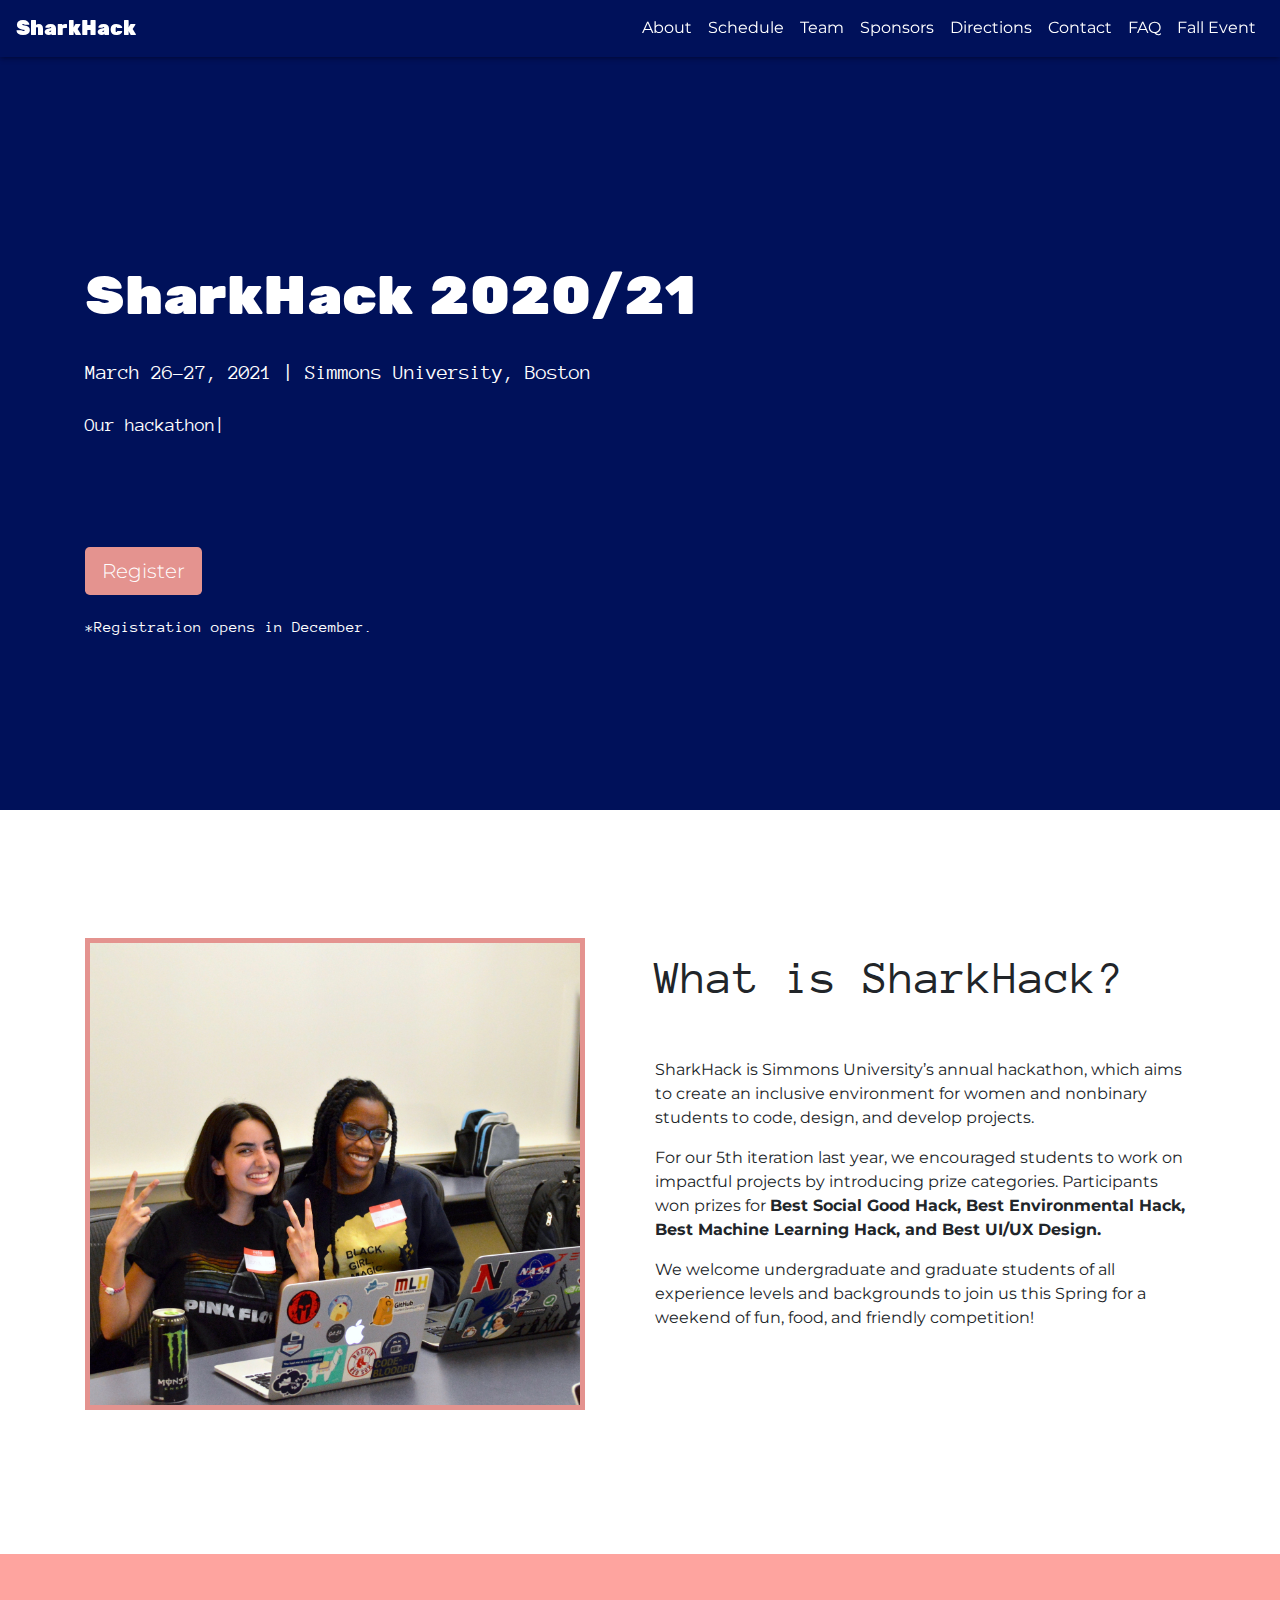
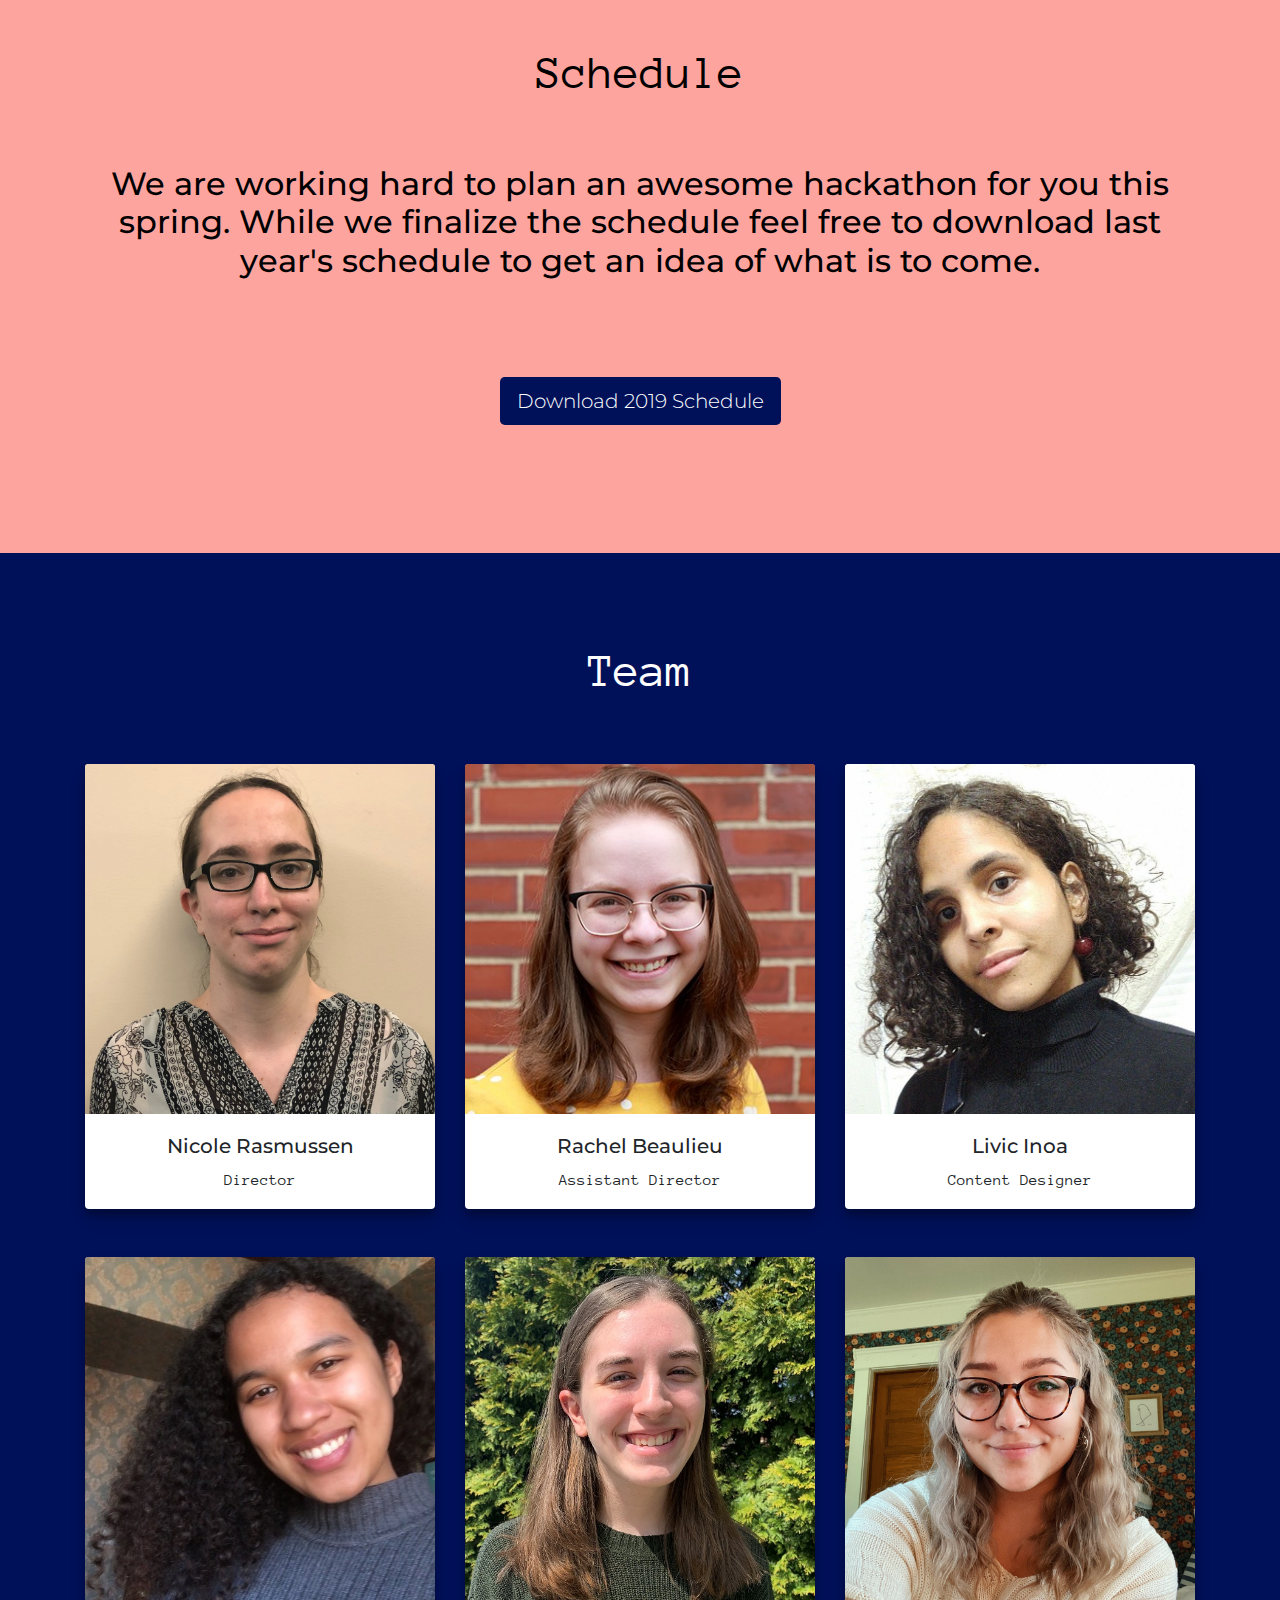
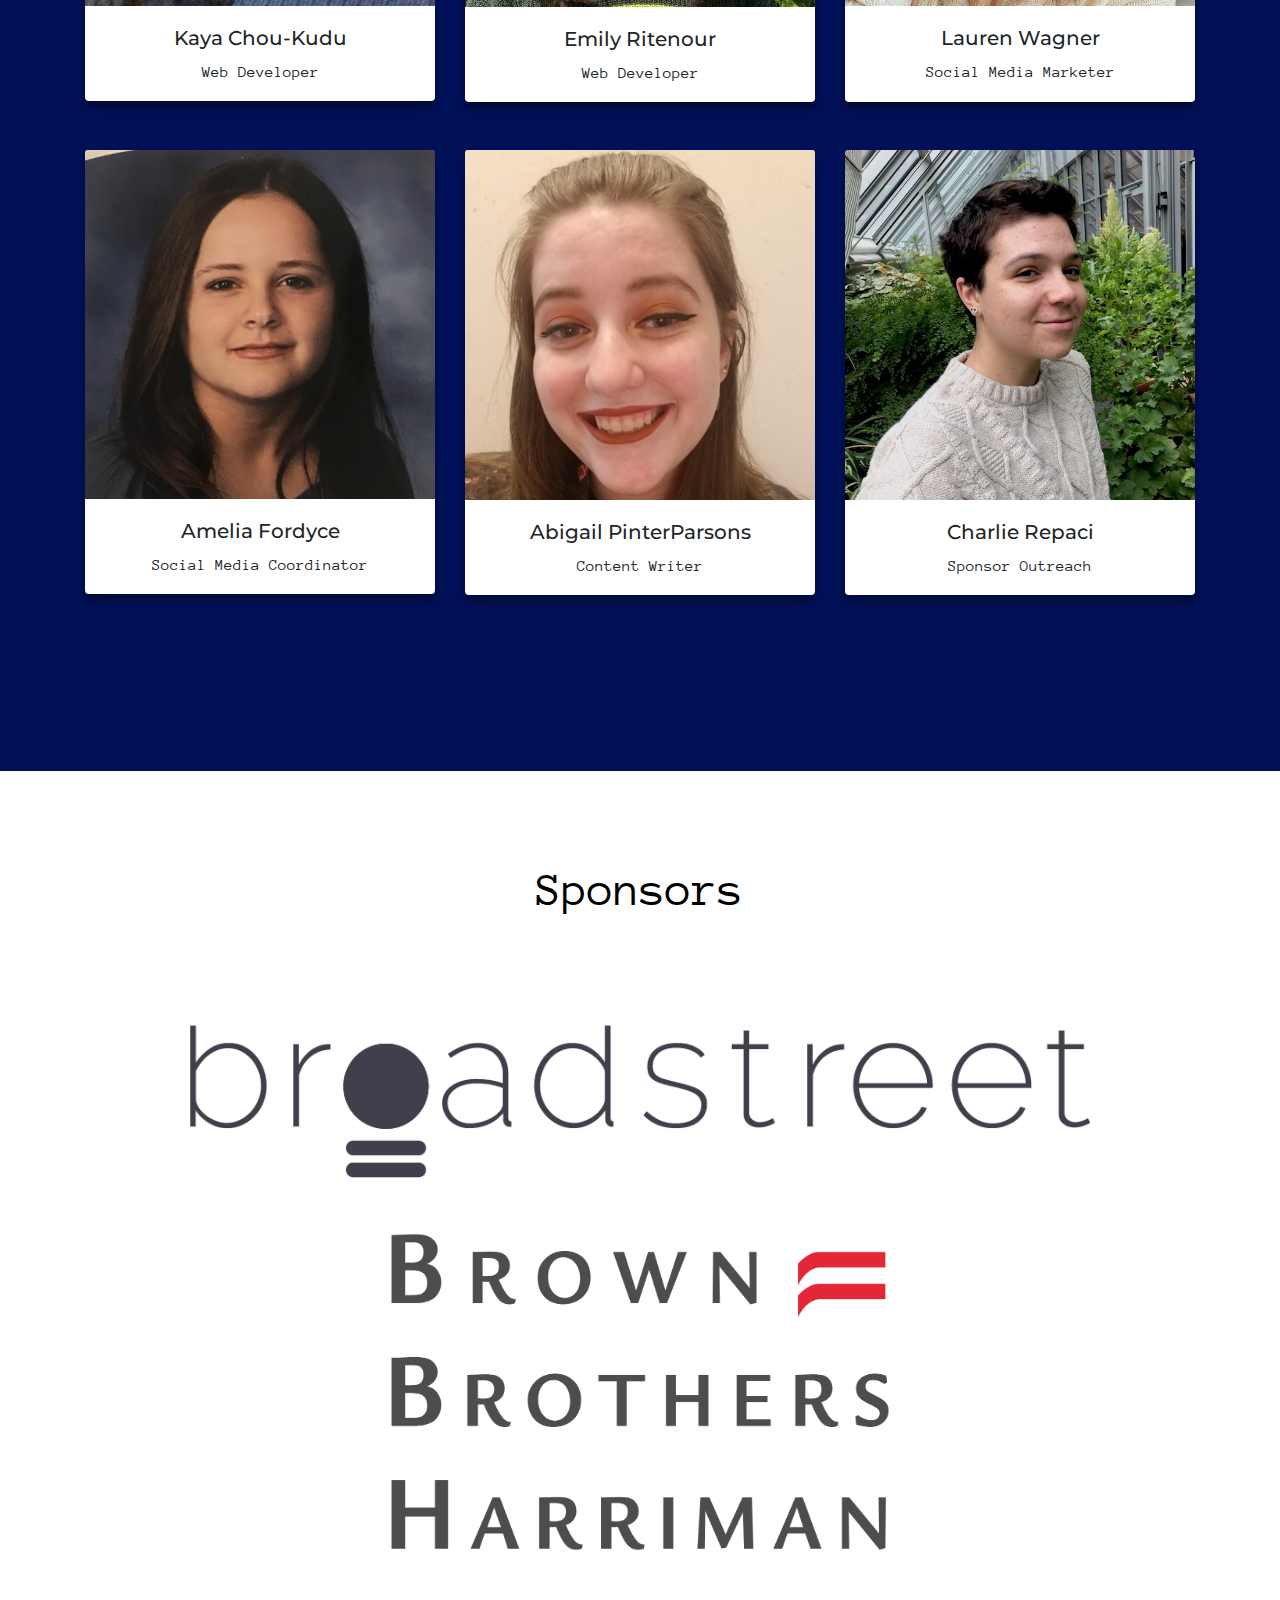
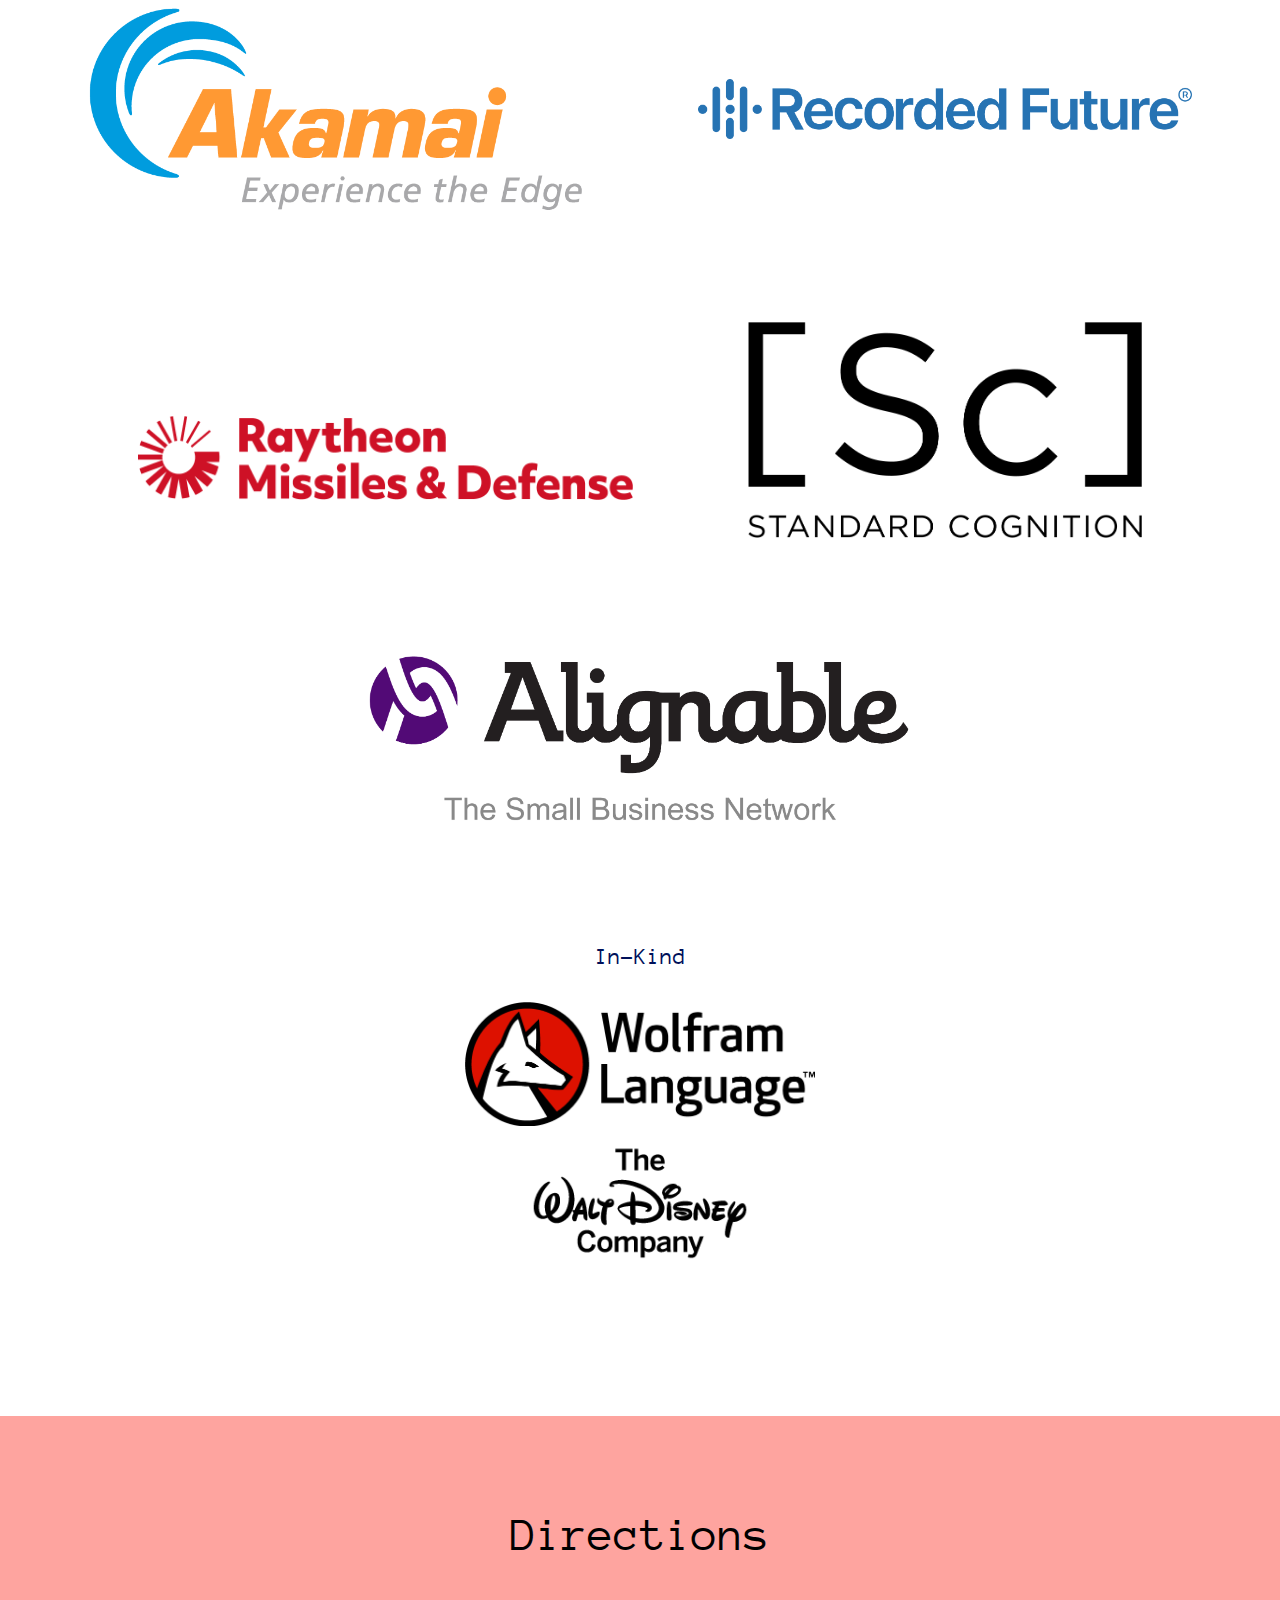
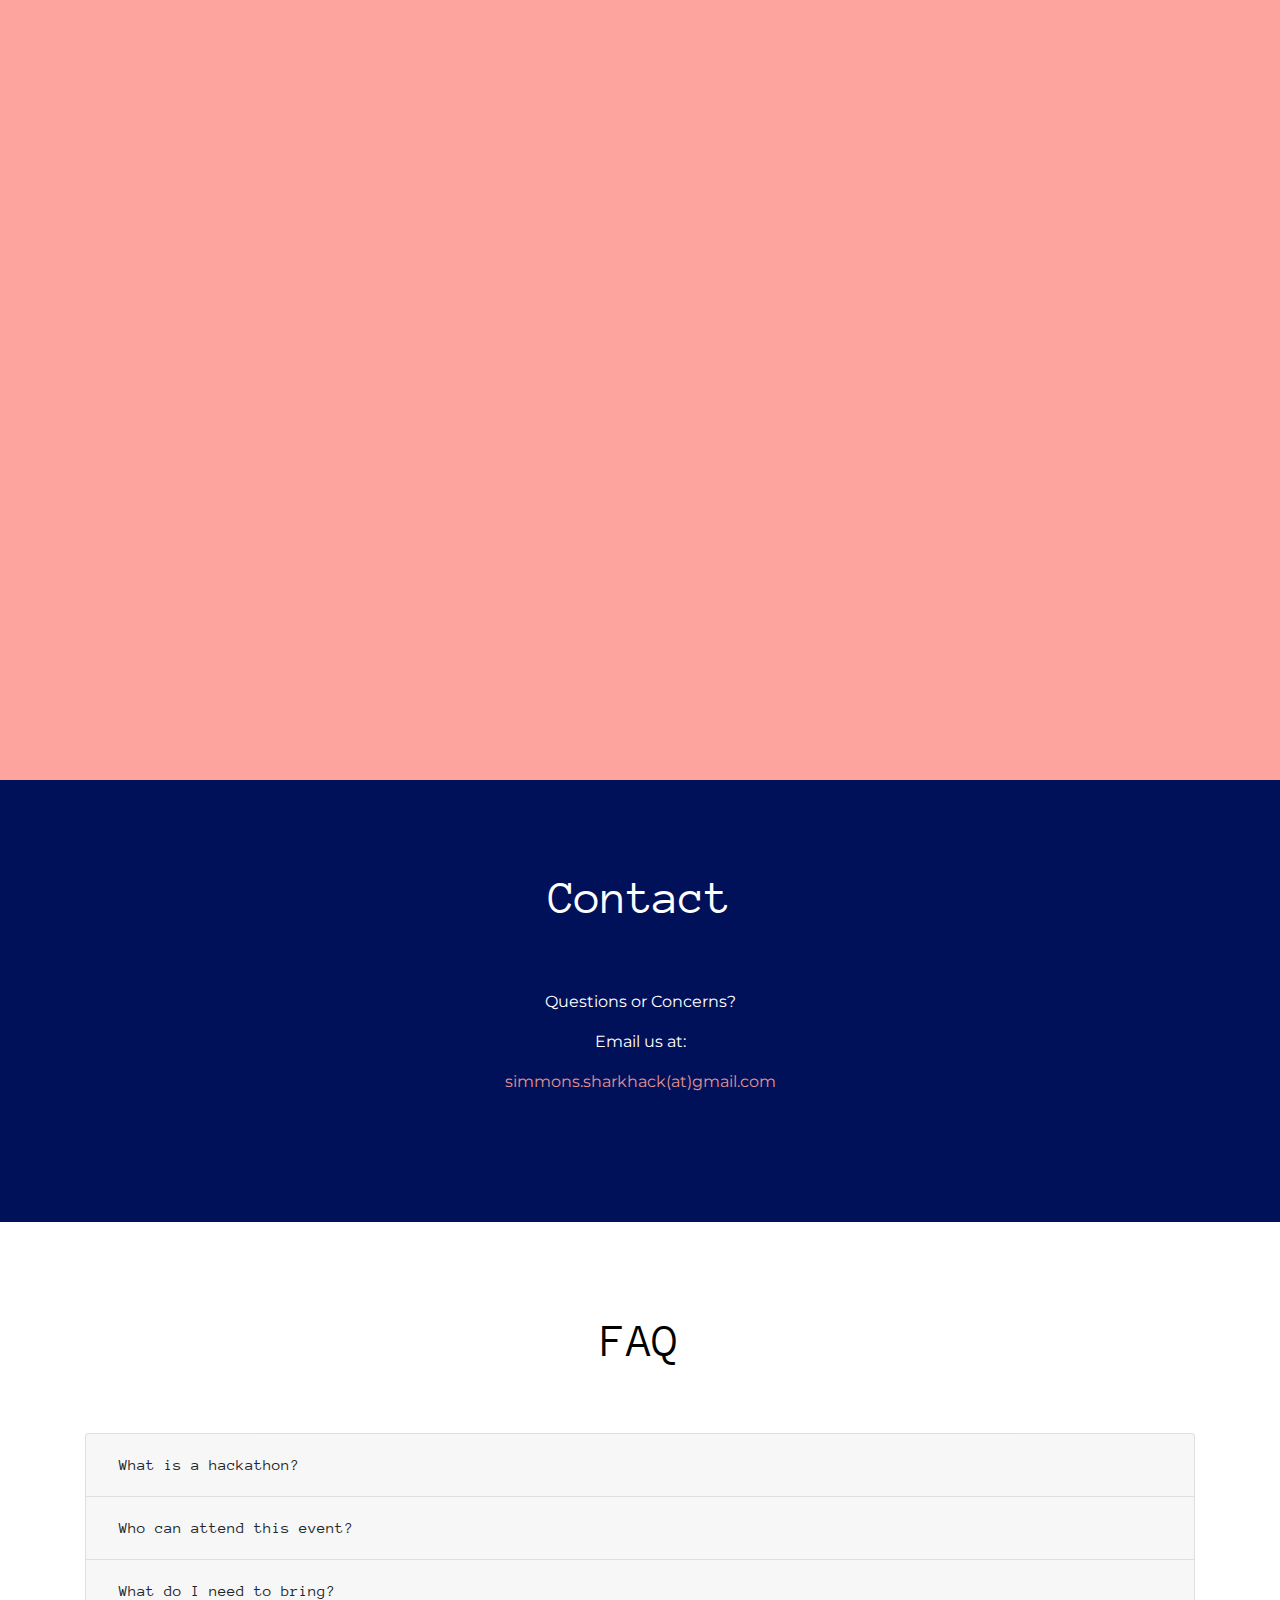
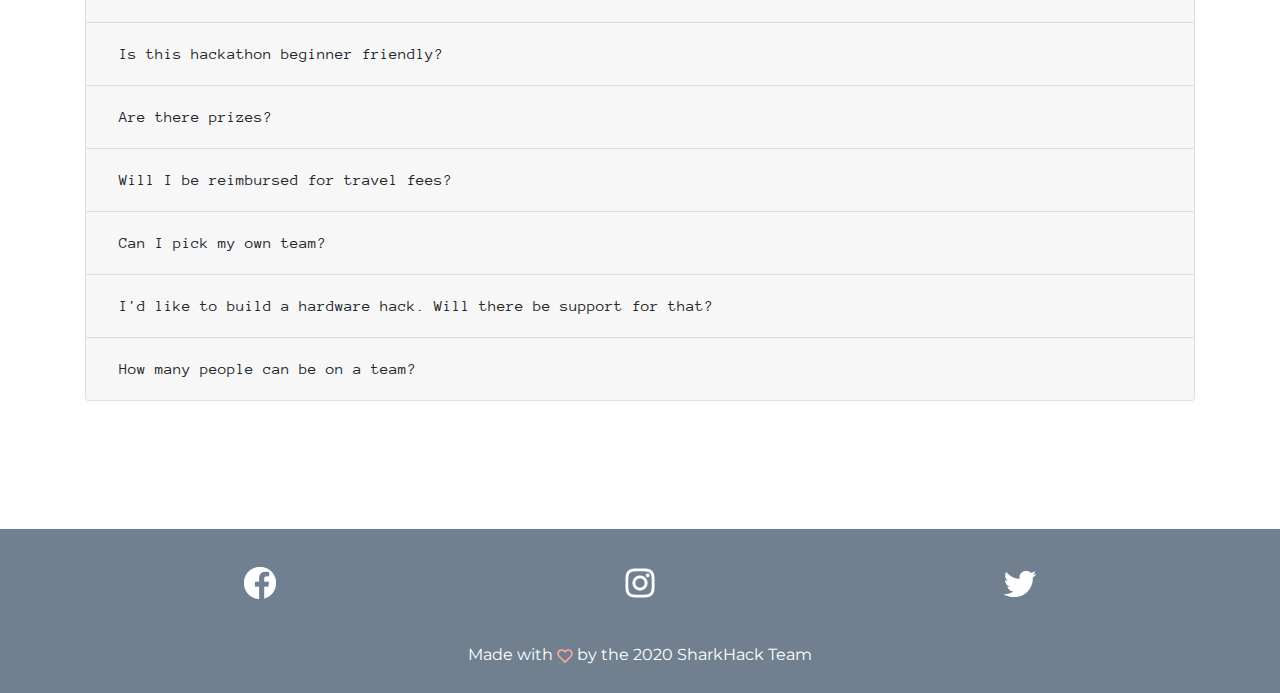
<file: html/index.html>
<!doctype html>
<html lang="en">

<head>
  <meta charset="utf-8">
  <meta name="viewport" content="width=device-width, initial-scale=1, shrink-to-fit=no">
  <meta name="description" content="Simmons University's Annual Hackathon: SharkHack 2020">
  <meta name="author" content="Kaya Chou-Kudu & Emily Ritenour">
  <title>SharkHack 2020/2021</title>


  <!-- Bootstrap core CSS -->
  <link rel="stylesheet" href="https://stackpath.bootstrapcdn.com/bootstrap/4.4.1/css/bootstrap.min.css"
    integrity="sha384-Vkoo8x4CGsO3+Hhxv8T/Q5PaXtkKtu6ug5TOeNV6gBiFeWPGFN9MuhOf23Q9Ifjh" crossorigin="anonymous">

  <!-- Favicons 
  <link rel="apple-touch-icon" href="/docs/4.4/assets/img/favicons/apple-touch-icon.png" sizes="180x180">
  <link rel="icon" href="/docs/4.4/assets/img/favicons/favicon-32x32.png" sizes="32x32" type="image/png">
  <link rel="icon" href="/docs/4.4/assets/img/favicons/favicon-16x16.png" sizes="16x16" type="image/png">
  <link rel="manifest" href="/docs/4.4/assets/img/favicons/manifest.json">
  <link rel="mask-icon" href="/docs/4.4/assets/img/favicons/safari-pinned-tab.svg" color="#563d7c">
  <link rel="icon" href="/docs/4.4/assets/img/favicons/favicon.ico">
  <meta name="msapplication-config" content="/docs/4.4/assets/img/favicons/browserconfig.xml">
  <meta name="theme-color" content="#563d7c">
  -->

  <!--Fonts-->
  <link href="https://fonts.googleapis.com/css?family=Rubik:400,300&display=swap" rel="stylesheet">
  <link href="https://fonts.googleapis.com/css?family=Anonymous+Pro:400,700&display=swap" rel="stylesheet">
  <link href="https://fonts.googleapis.com/css?family=Montserrat:300,400&display=swap" rel="stylesheet">


  <!-- Main Stylesheet -->
  <link href="css/newstyles.css" rel="stylesheet">
</head>


<body>
  <header>

    <!-- NAV SECTION -->


    <nav class="navbar navbar-expand-md navbar-dark fixed-top">
      <a class="navbar-brand" href="index.html">SharkHack</a>
      <button class="navbar-toggler" type="button" data-toggle="collapse" data-target="#navbarsExampleDefault"
        aria-controls="navbarsExampleDefault" aria-expanded="false" aria-label="Toggle navigation">
        <span class="navbar-toggler-icon"></span>
      </button>
      <div class="collapse navbar-collapse" id="navbarsExampleDefault">
        <ul class="navbar-nav ml-auto">
          <li class="nav-item">
            <a class="nav-link white-text" href="#about">About</a>
          </li>
          <li class="nav-item">
            <a class="nav-link white-text" href="#schedule">Schedule</a>
          </li>
          <li class="nav-item">
            <a class="nav-link white-text" href="#team">Team</a>
          </li>
          <li class="nav-item">
            <a class="nav-link white-text" href="#sponsors">Sponsors</a>
          </li>
          <li class="nav-item">
            <a class="nav-link white-text" href="#directions">Directions</a>
          </li>
          <li class="nav-item">
            <a class="nav-link white-text" href="#contact">Contact</a>
          </li>
          <li class="nav-item">
            <a class="nav-link white-text" href="#faq">FAQ</a>
          </li>
          <li class="nav-item">
            <a class="nav-link white-text" href="fall.html">Fall Event</a>
          </li>
        </ul>
      </div>
    </nav>




    <!-- HOMEPAGE SECTION -->


    <div class="homepage">
      <div class="container">
        <!-- Stack the columns on mobile by making one full-width and the other half-width -->
        <div class="row headline">
          <div class="col-md-8">
            <h1 class="headline-title">SharkHack 2020/21</h1>
            <h2 class="headline-subtitle">March 26-27, 2021 | Simmons University, Boston</h2>
            <h3 class="headline-text" id="typewriter">
              Our hackathon provides women and nonbinary students the opportunity to collaborate
              and create innovative mobile apps, games, hardware hacks, and more.
            </h3>



            <a href="#" class="btn btn-lg active register-btn" role="button" aria-pressed="true">Register</a>

            <h6 class="headline-foot">*Registration opens in December.</h6>
          </div>
        </div>
      </div>

  </header>





  <!-- ABOUT SECTION -->


  <main>
    <section class="about" id="about">
      <div class="container">
        <div class="row">
          <div class="col-md-6">
            <img class="img-border img-fluid" src="images/hackers2.jpeg" alt="photo of two students hacking"
              width="500">
          </div>
          <div class="col-md-6">

            <h2>What is SharkHack?</h2>
            <!--
                            <p>
                                Simmons SharkHack will be returning for its sixth iteration this Fall, October 16-17, 2020. 
                                Simmons University is a women-centered school, our hackathon 
                                focuses on providing women and nonbinary students with the opportunity to collaborate and develop new mobile apps,
                                games, hardware hacks, and more. This year, SharkHack will take place in the Linda K. Paresky Conference
                                Center, located on the third floor of Simmons Main College Building.
                            </p> -->

            <p>
              SharkHack is Simmons University’s annual hackathon, which aims to create an inclusive environment for
              women and nonbinary students to code, design, and develop projects.
            </p>

            <p>
              For our 5th iteration last year, we encouraged students to work on impactful projects by introducing prize
              categories. Participants won prizes for <strong>Best Social Good Hack, Best Environmental Hack, Best
                Machine Learning Hack, and Best UI/UX Design.</strong>
            </p>

            <p>
              We welcome undergraduate and graduate students of all experience levels and backgrounds to join us this Spring for a weekend of fun,
              food, and friendly competition!
            </p>
            <!--
                            <p>
                                    In a matter of 24 hours, hackers came up with inspiring projects such as “Loc-a-Doc” a website that aims to make it easier for students to navigate the healthcare system in Boston by providing an intuitive interface to find healthcare practitioners. Another team built an Android app called “Campus Connect”, which serves as a platform for students to make meaningful connections with mentors in the local Simmons community. One team utilized machine learning to create a “Variable and Function Name Builder” which addresses a common issue of finding well-descriptive and concise variable names.
                            </p> -->
          </div>
        </div>
    </section>
    </div>




    <!-- SCHEDULE SECTION -->


    <section class="schedule" id="schedule">
      <div class="container">

        <h1 class="schedule-heading text-center">Schedule</h1>
        <!--
        <nav>
          <div class="nav nav-tabs" id="nav-tab" role="tablist">
            <a class="nav-item nav-link active" id="nav-dayone-tab" data-toggle="tab" href="#nav-dayone" role="tab"
              aria-controls="nav-dayone" aria-selected="true">
              <h1>Day One</h1>
              <h2>October 16th 2020</h2>
            </a>
            <a class="nav-item nav-link" id="nav-daytwo-tab" data-toggle="tab" href="#nav-daytwo" role="tab"
              aria-controls="nav-daytwo" aria-selected="false">
              <h1>Day Two</h1>
              <h2>October 17th 2020</h2>
            </a>
          </div>
        </nav>

        <div class="tab-content" id="nav-tabContent">
          <div class="tab-pane fade show active" id="nav-dayone" role="tabpanel" aria-labelledby="nav-dayone-tab">

            <div class="accordion" id="accordionExample">
              /* card one starts */
              <div class="card">
                <div class="card-header panel-heading" id="headingOne" data-toggle="collapse" data-target="#collapseOne"
                  aria-expanded="false" aria-controls="collapseOne">
                  <h2 class="mb-0">
                    <button class="btn collapsed text-left" type="button">
                      <span class="time">3:30 - 4:30PM</span><span class="eventname">Sign In Opens</span>
                    </button>
                  </h2>
                </div>

                <div id="collapseOne" class="collapse" aria-labelledby="headingOne" data-parent="#accordionExample">
                  <div class="card-body">
                    Anim pariatur cliche reprehenderit, enim eiusmod high life accusamus terry richardson ad squid. 3
                    wolf moon officia aute, non cupidatat skateboard dolor brunch. Food truck quinoa nesciunt laborum
                    eiusmod. Brunch 3 wolf moon tempor, sunt aliqua put a bird on it squid single-origin coffee nulla
                    assumenda shoreditch et. Nihil anim keffiyeh helvetica, craft beer labore wes anderson cred nesciunt
                    sapiente ea proident. Ad vegan excepteur butcher vice lomo. Leggings occaecat craft beer
                    farm-to-table, raw denim aesthetic synth nesciunt you probably haven't heard of them accusamus
                    labore sustainable VHS.
                  </div>
                </div>
              </div>
              /* card one ends */
              <div class="card">
                <div class="card-header panel-heading" id="headingTwo" data-toggle="collapse" data-target="#collapseTwo"
                  aria-expanded="false" aria-controls="collapseTwo">
                  <h2 class="mb-0">
                    <button class="btn collapsed text-left" type="button">
                      <span class="time">4:30 - 5:30PM</span><span class="eventname">Opening Ceremony</span>
                    </button>
                  </h2>
                </div>
                <div id="collapseTwo" class="collapse" aria-labelledby="headingTwo" data-parent="#accordionExample">
                  <div class="card-body">
                    Anim pariatur cliche reprehenderit, enim eiusmod high life accusamus terry richardson ad squid. 3
                    wolf moon officia aute, non cupidatat skateboard dolor brunch. Food truck quinoa nesciunt laborum
                    eiusmod. Brunch 3 wolf moon tempor, sunt aliqua put a bird on it squid single-origin coffee nulla
                    assumenda shoreditch et. Nihil anim keffiyeh helvetica, craft beer labore wes anderson cred nesciunt
                    sapiente ea proident. Ad vegan excepteur butcher vice lomo. Leggings occaecat craft beer
                    farm-to-table, raw denim aesthetic synth nesciunt you probably haven't heard of them accusamus
                    labore sustainable VHS.
                  </div>
                </div>
              </div>

              <div class="card">
                <div class="card-header panel-heading" id="headingThree" data-toggle="collapse"
                  data-target="#collapseThree" aria-expanded="false" aria-controls="collapseThree">
                  <h2 class="mb-0">
                    <button class="btn collapsed text-left" type="button">
                      <span class="time">5:30 - 6:30PM</span><span class="eventname">Dinner</span>
                    </button>
                  </h2>
                </div>
                <div id="collapseThree" class="collapse" aria-labelledby="headingThree" data-parent="#accordionExample">
                  <div class="card-body">
                    Anim pariatur cliche reprehenderit, enim eiusmod high life accusamus terry richardson ad squid. 3
                    wolf moon officia aute, non cupidatat skateboard dolor brunch. Food truck quinoa nesciunt laborum
                    eiusmod. Brunch 3 wolf moon tempor, sunt aliqua put a bird on it squid single-origin coffee nulla
                    assumenda shoreditch et. Nihil anim keffiyeh helvetica, craft beer labore wes anderson cred nesciunt
                    sapiente ea proident. Ad vegan excepteur butcher vice lomo. Leggings occaecat craft beer
                    farm-to-table, raw denim aesthetic synth nesciunt you probably haven't heard of them accusamus
                    labore sustainable VHS.
                  </div>
                </div>
              </div>

              <div class="card">
                <div class="card-header panel-heading" id="headingFour" data-toggle="collapse"
                  data-target="#collapseFour" aria-expanded="false" aria-controls="collapseFour">
                  <h2 class="mb-0">
                    <button class="btn collapsed text-left" type="button">
                      <span class="time">6:30 - 7:30PM</span><span class="eventname">KEYNOTE</span>
                    </button>
                  </h2>
                </div>
                <div id="collapseFour" class="collapse" aria-labelledby="headingFour" data-parent="#accordionExample">
                  <div class="card-body">
                    Anim pariatur cliche reprehenderit, enim eiusmod high life accusamus terry richardson ad squid. 3
                    wolf moon officia aute, non cupidatat skateboard dolor brunch. Food truck quinoa nesciunt laborum
                    eiusmod. Brunch 3 wolf moon tempor, sunt aliqua put a bird on it squid single-origin coffee nulla
                    assumenda shoreditch et. Nihil anim keffiyeh helvetica, craft beer labore wes anderson cred nesciunt
                    sapiente ea proident. Ad vegan excepteur butcher vice lomo. Leggings occaecat craft beer
                    farm-to-table, raw denim aesthetic synth nesciunt you probably haven't heard of them accusamus
                    labore sustainable VHS.
                  </div>
                </div>
              </div>
            </div>

          </div>
          <div class="tab-pane fade" id="nav-daytwo" role="tabpanel" aria-labelledby="nav-daytwo-tab">

            <div class="accordion" id="accordionExample">
              <div class="card">
                <div class="card-header panel-heading" id="headingOne" data-toggle="collapse" data-target="#collapseOne"
                  aria-expanded="false" aria-controls="collapseOne">
                  <h2 class="mb-0">
                    <button class="btn collapsed text-left" type="button">
                      <span class="time">8:00 - 8:30AM</span><span class="eventname">Breakfast</span>
                    </button>
                  </h2>
                </div>

                <div id="collapseOne" class="collapse" aria-labelledby="headingOne" data-parent="#accordionExample">
                  <div class="card-body">
                    Anim pariatur cliche reprehenderit, enim eiusmod high life accusamus terry richardson ad squid. 3
                    wolf moon officia aute, non cupidatat skateboard dolor brunch. Food truck quinoa nesciunt laborum
                    eiusmod. Brunch 3 wolf moon tempor, sunt aliqua put a bird on it squid single-origin coffee nulla
                    assumenda shoreditch et. Nihil anim keffiyeh helvetica, craft beer labore wes anderson cred nesciunt
                    sapiente ea proident. Ad vegan excepteur butcher vice lomo. Leggings occaecat craft beer
                    farm-to-table, raw denim aesthetic synth nesciunt you probably haven't heard of them accusamus
                    labore sustainable VHS.
                  </div>
                </div>
              </div>

              <div class="card">
                <div class="card-header panel-heading" id="headingTwo" data-toggle="collapse" data-target="#collapseTwo"
                  aria-expanded="false" aria-controls="collapseTwo">
                  <h2 class="mb-0">
                    <button class="btn collapsed text-left" type="button">
                      <span class="time">8:30 - 9:30AM</span><span class="eventname">THE ART OF CAREER NAVIGATION</span>
                    </button>
                  </h2>
                </div>
                <div id="collapseTwo" class="collapse" aria-labelledby="headingTwo" data-parent="#accordionExample">
                  <div class="card-body">
                    Anim pariatur cliche reprehenderit, enim eiusmod high life accusamus terry richardson ad squid. 3
                    wolf moon officia aute, non cupidatat skateboard dolor brunch. Food truck quinoa nesciunt laborum
                    eiusmod. Brunch 3 wolf moon tempor, sunt aliqua put a bird on it squid single-origin coffee nulla
                    assumenda shoreditch et. Nihil anim keffiyeh helvetica, craft beer labore wes anderson cred nesciunt
                    sapiente ea proident. Ad vegan excepteur butcher vice lomo. Leggings occaecat craft beer
                    farm-to-table, raw denim aesthetic synth nesciunt you probably haven't heard of them accusamus
                    labore sustainable VHS.
                  </div>
                </div>
              </div>

              <div class="card">
                <div class="card-header panel-heading" id="headingThree" data-toggle="collapse"
                  data-target="#collapseThree" aria-expanded="false" aria-controls="collapseThree">
                  <h2 class="mb-0">
                    <button class="btn collapsed text-left" type="button">
                      <span class="time">9:30 - 10:30AM</span><span class="eventname">I GOT THE JOB! TECHNICAL
                        WORKSHOP</span>
                    </button>
                  </h2>
                </div>
                <div id="collapseThree" class="collapse" aria-labelledby="headingThree" data-parent="#accordionExample">
                  <div class="card-body">
                    Anim pariatur cliche reprehenderit, enim eiusmod high life accusamus terry richardson ad squid. 3
                    wolf moon officia aute, non cupidatat skateboard dolor brunch. Food truck quinoa nesciunt laborum
                    eiusmod. Brunch 3 wolf moon tempor, sunt aliqua put a bird on it squid single-origin coffee nulla
                    assumenda shoreditch et. Nihil anim keffiyeh helvetica, craft beer labore wes anderson cred nesciunt
                    sapiente ea proident. Ad vegan excepteur butcher vice lomo. Leggings occaecat craft beer
                    farm-to-table, raw denim aesthetic synth nesciunt you probably haven't heard of them accusamus
                    labore sustainable VHS.
                  </div>
                </div>
              </div>
            </div>

          </div>
        </div>
        -->
        <div class="text-center">
          <h3 class="heading-body">We are working hard to plan an awesome hackathon for you this spring. While we 
          finalize the schedule feel free to download last year's schedule to get an idea of what is to come.</h3>
          <a href="Sharkhack 2019 Schedule.pdf" class="btn btn-lg active full-schedule-btn" role="button" aria-pressed="true">Download 2019
          Schedule</a>
        </div>
        <!--
        <div class="text-center">
          <a href="#" class="btn btn-lg active full-schedule-btn" role="button" aria-pressed="true">Download 2020
            Schedule</a>
        </div>
        -->
      </div>
    </section>





    <!-- TEAM SECTION -->


    <section class="team" id="team">
      <div class="container">

        <h1 class="team-heading text-center">Team</h1>


        <div class="card-deck">
          <div class="card border-light mb-5">
            <img src="images/nicole.jpeg" class="card-img-top" alt="...">
            <div class="card-body text-center">
              <h5 class="card-title">Nicole Rasmussen</h5>
              <h6 class="card-text">Director</h6>
            </div>
          </div>
          <div class="card border-light mb-5">
            <img src="images/rachel.JPG" class="card-img-top" alt="...">
            <div class="card-body text-center">
              <h5 class="card-title">Rachel Beaulieu</h5>
              <h6 class="card-text">Assistant Director</h6>
            </div>
          </div>
          <div class="card border-light mb-5">
            <img src="images/livic.jpg" class="card-img-top" alt="...">
            <div class="card-body text-center">
              <h5 class="card-title">Livic Inoa</h5>
              <h6 class="card-text">Content Designer</h6>
            </div>
          </div>
        </div>


        <div class="card-deck">
          <div class="card border-light mb-5">
            <img src="images/kaya.JPG" class="card-img-top" alt="...">
            <div class="card-body text-center">
              <h5 class="card-title">Kaya Chou-Kudu</h5>
              <h6 class="card-text">Web Developer</h6>
            </div>
          </div>
          <div class="card border-light mb-5">
            <img src="images/emily2.jpg" class="card-img-top" alt="...">
            <div class="card-body text-center">
              <h5 class="card-title">Emily Ritenour</h5>
              <h6 class="card-text">Web Developer</h6>
            </div>
          </div>
          <div class="card border-light mb-5">
            <img src="images/lauren.JPG" class="card-img-top" alt="...">
            <div class="card-body text-center">
              <h5 class="card-title">Lauren Wagner</h5>
              <h6 class="card-text">Social Media Marketer</h6>
            </div>
          </div>
        </div>

        <div class="card-deck">
          <div class="card border-light mb-5">
            <img src="images/fordyce.jpg" class="card-img-top" alt="...">
            <div class="card-body text-center">
              <h5 class="card-title">Amelia Fordyce</h5>
              <h6 class="card-text">Social Media Coordinator</h6>
            </div>
          </div>
          <div class="card border-light mb-5">
            <img src="images/abigail.jpg" class="card-img-top" alt="...">
            <div class="card-body text-center">
              <h5 class="card-title">Abigail PinterParsons</h5>
              <h6 class="card-text">Content Writer</h6>
            </div>
          </div>
          <div class="card border-light mb-5">
            <img src="images/charlie.jpg" class="card-img-top" alt="...">
            <div class="card-body text-center">
              <h5 class="card-title">Charlie Repaci</h5>
              <h6 class="card-text">Sponsor Outreach</h6>
          </div>
        </div>
      </div>
    </section>





    <!-- SPONSORS SECTION -->

    <!-- Alignable & SC - same as Akamai
      BBH - below BroadStreet -->


    <section class="sponsors" id="sponsors">
      <div class="container text-center">
        <h1 class="sponsors-heading text-center">Sponsors</h1>

        <a href="https://learn.broadstreet.io/"><img
            src="images/broadstreet.png" class="img-fluid" style="width:900px;height:auto;border:0;padding-bottom:5%"
            alt="Broad Street Logo"></a>

        <a href="https://bbh.com/"><img
            src="images/bbh1.png" class="img-fluid" style="width:500px;height:auto;border:0;padding-bottom:5%"
            alt="Brown Brothers Harriman Logo"></br></a>

        <a href="https://www.akamai.com/"><img
            src="images/Akamai_RGB_FullColor.png" class="img-fluid" style="width:550px;height:auto;border:0;padding-bottom:10%;padding-right:5%"
            alt="Akamai Logo"></a>

       <a href="https://www.recordedfuture.com/"><img
            src="images/RecordedFuture.png" class="img-fluid" style="width:550px;height:auto;border:0;padding-bottom:10%;padding-left:5%"
            alt="Recorded Future Logo"></a>

        <a href="https://www.rtx.com/en"><img
            src="images/Raytheon.png" class="img-fluid" style="width:550px;height:auto;border:0;padding-bottom:5%;padding-right:5%"
            alt="Raytheon Missile Logo"></a>

        <a href="https://standard.ai/"><img
            src="images/SC.png" class="img-fluid" style="width:450px;height:auto;border:0;padding-bottom:10%;padding-left:5%"
            alt="Standard Cognition Logo"></a>

        <a href="https://www.alignable.com/"><img
            src="images/alignable1.png" class="img-fluid" style="width:550px;height:auto;border:0;padding-bottom:10%;"
            alt="Alignable Logo"></a>

        <h2 class="sponsor-type text-center">In-Kind</h2>

        <a href="https://www.wolfram.com/language/"><img
            src="images/wolfram-language.png" class="img-fluid" style="width:350px;height:auto;border:0;"
            alt="Wolfram Language"></br></a>

        <a href="https://thewaltdisneycompany.com/"><img
            src="images/The-Walt-Disney-Company-Logo-Stacked - png (1)[1].png" class="img-fluid" style="width:250px;height:auto;border:0"
            alt="Walt Disney Logo"></a>


      </div>
    </section>



    <!-- DIRECTIONS SECTION -->


    <section class="directions" id="directions">
      <div class="container">
        <h1 class="directions-heading text-center">Directions</h1>

        <div class="map-responsive">
          <iframe src="https://maps.google.com/maps?q=300%20Fenway%20Boston&t=&z=15&ie=UTF8&iwloc=&output=embed"
            width="380" height="440" frameborder="0" style="border:0" allowfullscreen></iframe>
        </div>

      </div>
    </section>



    <!-- CONTACT SECTION -->


    <section class="contact" id="contact">
      <div class="container text-center">
        <h1 class="contact-heading">Contact</h1>
        <p>Questions or Concerns?</p>
        <p>Email us at:</p>
        <a href="mailto:simmons.sharkhack@gmail.com" style='color:#e4938f'>simmons.sharkhack(at)gmail.com</a>
      </div>
    </section>



    <!-- FAQ SECTION -->

    <section class="faq" id="faq">
      <div class="container">
        <h1 class="faq-heading text-center">FAQ</h1>


        <div class="accordion" id="accordionExample">

          <div class="card">
            <div class="card-header panel-heading" id="headingOne" data-toggle="collapse" data-target="#collapseOne"
              aria-expanded="false" aria-controls="collapseOne">
              <h2 class="mb-0">
                <button class="btn collapsed text-left" type="button">
                  <span class="question">What is a hackathon?</span>
                </button>
              </h2>
            </div>

            <div id="collapseOne" class="collapse" aria-labelledby="headingOne" data-parent="#accordionExample">
              <div class="card-body">
                A hackathon is a place of collaboration and innovation. In this 24 hour event, create a great hack to
                compete to win some awesome prizes, make new connections and gain valuable experience.
              </div>
            </div>
          </div>


          <div class="card">
            <div class="card-header panel-heading" id="headingTwo" data-toggle="collapse" data-target="#collapseTwo"
              aria-expanded="false" aria-controls="collapseTwo">
              <h2 class="mb-0">
                <button class="btn collapsed text-left" type="button">
                  <span class="question">Who can attend this event?</span>
                </button>
              </h2>
            </div>

            <div id="collapseTwo" class="collapse" aria-labelledby="headingTwo" data-parent="#accordionExample">
              <div class="card-body">
                We invite all <strong>18+</strong>, students enrolled in an undergraduate program to attend. The goal of this hackathon is
                to create a safe space for individuals who identify as women and nonbinary since they are frequently
                underrepresented in computer science. With that in mind, feel free to register regardless of your
                gender.
              </div>
            </div>
          </div>


          <div class="card">
            <div class="card-header panel-heading" id="headingThree" data-toggle="collapse" data-target="#collapseThree"
              aria-expanded="false" aria-controls="collapseThree">
              <h2 class="mb-0">
                <button class="btn collapsed text-left" type="button">
                  <span class="question">What do I need to bring?</span>
                </button>
              </h2>
            </div>

            <div id="collapseThree" class="collapse" aria-labelledby="headingThree" data-parent="#accordionExample">
              <div class="card-body">
                You will need a <strong>valid student ID</strong> to check in. Make sure to bring anything you need to
                feel comfortable, laptop chargers and most importantly, yourself!
              </div>
            </div>
          </div>


          <div class="card">
            <div class="card-header panel-heading" id="headingFour" data-toggle="collapse" data-target="#collapseFour"
              aria-expanded="false" aria-controls="collapseFour">
              <h2 class="mb-0">
                <button class="btn collapsed text-left" type="button">
                  <span class="question">Is this hackathon beginner friendly?</span>
                </button>
              </h2>
            </div>

            <div id="collapseFour" class="collapse" aria-labelledby="headingFour" data-parent="#accordionExample">
              <div class="card-body">
                Yes! Although there may be teams who want to work on more advanced projects, we’ll make sure you end up
                on a team that’s well-suited to your level of technical expertise. Part of what makes hackathons so fun
                is the opportunity to learn!
              </div>
            </div>
          </div>


          <div class="card">
            <div class="card-header panel-heading" id="headingFive" data-toggle="collapse" data-target="#collapseFive"
              aria-expanded="false" aria-controls="collapseFive">
              <h2 class="mb-0">
                <button class="btn collapsed text-left" type="button">
                  <span class="question">Are there prizes?</span>
                </button>
              </h2>
            </div>

            <div id="collapseFive" class="collapse" aria-labelledby="headingFive" data-parent="#accordionExample">
              <div class="card-body">
                Absolutely! We anticipate having several prize categories. Check back closer to February for more
                specifics!
              </div>
            </div>
          </div>



          <!--
                            <div class="card">
                                <div class="card-header panel-heading" id="headingSix" data-toggle="collapse" data-target="#collapseSix" aria-expanded="false" aria-controls="collapseSix"> 
                                  <h2 class="mb-0">
                                    <button class="btn collapsed" type="button">
                                      <span class="question">Will there be prizes?</span>
                                    </button>
                                  </h2>
                                </div>
                            
                                <div id="collapseSix" class="collapse" aria-labelledby="headingSix" data-parent="#accordionExample">
                                  <div class="card-body">
                                      Absolutely! We anticipate having several prize categories. Check back closer to September for more specifics!                              
                                  </div>
                                </div>
                            </div>
                          -->


          <div class="card">
            <div class="card-header panel-heading" id="headingSeven" data-toggle="collapse" data-target="#collapseSeven"
              aria-expanded="false" aria-controls="collapseSeven">
              <h2 class="mb-0">
                <button class="btn collapsed text-left" type="button">
                  <span class="question">Will I be reimbursed for travel fees?</span>
                </button>
              </h2>
            </div>

            <div id="collapseSeven" class="collapse" aria-labelledby="headingSeven" data-parent="#accordionExample">
              <div class="card-body">
                Since Simmons is conveniently located off of both D and E lines on the MBTA Green Line, we do not
                anticipate providing travel support for individuals living in Boston. However, if you are traveling from
                a location that will require the use of buses, Amtrak, or the Commuter Rail, please contact us, and we
                can discuss the potential for reimbursement.
              </div>
            </div>
          </div>


          <div class="card">
            <div class="card-header panel-heading" id="headingEight" data-toggle="collapse" data-target="#collapseEight"
              aria-expanded="false" aria-controls="collapseEight">
              <h2 class="mb-0">
                <button class="btn collapsed text-left" type="button">
                  <span class="question">Can I pick my own team?</span>
                </button>
              </h2>
            </div>

            <div id="collapseEight" class="collapse" aria-labelledby="headingEight" data-parent="#accordionExample">
              <div class="card-body">
                Yes! We encourage students to form teams based on project interest. We will also offer a registration
                option for students who would prefer to be placed on a team. These teams will be designed by the Simmons
                SharkHack organizers.
              </div>
            </div>
          </div>


          <div class="card">
            <div class="card-header panel-heading" id="headingNine" data-toggle="collapse" data-target="#collapseNine"
              aria-expanded="false" aria-controls="collapseNine">
              <h2 class="mb-0">
                <button class="btn collapsed text-left" type="button">
                  <span class="question">I'd like to build a hardware hack. Will there be support for that?</span>
                </button>
              </h2>
            </div>

            <div id="collapseNine" class="collapse" aria-labelledby="headingNine" data-parent="#accordionExample">
              <div class="card-body">
                We anticipate being able to provide Raspberry Pi kits and Arduino boards for interested teams.
                Additionally, if you would like to bring your own supplies for a hardware hack, we encourage you to do
                so!
              </div>
            </div>
          </div>


          <div class="card">
            <div class="card-header panel-heading" id="headingTen" data-toggle="collapse" data-target="#collapseTen"
              aria-expanded="false" aria-controls="collapseTen">
              <h2 class="mb-0">
                <button class="btn collapsed text-left" type="button">
                  <span class="question">How many people can be on a team?</span>
                </button>
              </h2>
            </div>

            <div id="collapseTen" class="collapse" aria-labelledby="headingTen" data-parent="#accordionExample">
              <div class="card-body">
                Teams must consist of <strong>1-4</strong> members.
              </div>
            </div>
          </div>

        </div>


      </div>
    </section>

  </main>


  <footer>
    <div class="container social text-center">
      <div class="row">
        <div class="col-sm">
          <a href="https://www.facebook.com/simmonssharkhack/?ref=br_rs" target="_blank">
            <img src="images/facebook_white.png" alt="Facebook" class="zoom"></a>
        </div>
        <div class="col-sm">
          <a href="https://www.instagram.com/su_sharkhack/" target="_blank">
            <img src="images/instagram_white.png" alt="Instagram" class="zoom"></a>
        </div>
        <div class="col-sm">
          <a href="https://twitter.com/su_sharkhack" target="_blank">
            <img src="images/twitter_white.png" alt="Twitter" class="zoom"></a>
        </div>
      </div>

      <div class="made-by">Made with <img src="images/heart_pink.svg" alt="heart"></a> by the 2020 SharkHack Team</div>
    </div>
  </footer>


  <!-- ADD A FOOTER -->

  <!--
    <main role="main" class="container">

    <div class="starter-template">
        <h1>Bootstrap starter template</h1>
        <p class="lead">Use this document as a way to quickly start any new project.<br> All you get is this text and a mostly barebones HTML document.</p>
    </div>

    </main>
    
-->
  <!-- /.container -->
  <script src="https://code.jquery.com/jquery-3.4.1.slim.min.js"
    integrity="sha384-J6qa4849blE2+poT4WnyKhv5vZF5SrPo0iEjwBvKU7imGFAV0wwj1yYfoRSJoZ+n" crossorigin="anonymous">
  </script>
  <script src="https://cdn.jsdelivr.net/npm/popper.js@1.16.0/dist/umd/popper.min.js"
    integrity="sha384-Q6E9RHvbIyZFJoft+2mJbHaEWldlvI9IOYy5n3zV9zzTtmI3UksdQRVvoxMfooAo" crossorigin="anonymous">
  </script>
  <script src="https://stackpath.bootstrapcdn.com/bootstrap/4.4.1/js/bootstrap.min.js"
    integrity="sha384-wfSDF2E50Y2D1uUdj0O3uMBJnjuUD4Ih7YwaYd1iqfktj0Uod8GCExl3Og8ifwB6" crossorigin="anonymous">
  </script>
  <script src="js/script.js"></script>



  <!--
  *
  *
  *
  *

  <script>
    // Change nav color on scroll
    var lastSection = -1;
    var navbar = document.getElementsByClassName("navbar")[0];
    var navItems = document.getElementById("nav");
    var logo = document.getElementById("svg-icon");
    document.addEventListener("scroll", function (event) {
      if (window.scrollY == 0) {
        navbar.style.backgroundColor = "transparent";
        logo.style.height = "70px";
        lastSection = -1;
        return;
      }
      logo.style.height = "1.5em";

      /* Recalculating section positions within event callback rather than once on load
         just in case an asset loads and changes a section position
      */

      var navBottom = navbar.getBoundingClientRect().bottom;
      var sections = document.getElementsByTagName("section");

      for (var i = sections.length - 1; i >= 0; i--) {
        var sectionTop = sections[i].getBoundingClientRect().top;
        if (navBottom > sectionTop) {
          if (lastSection !== i) {
            if (sections[i].classList.contains("dark-text")) {
              navItems.classList.add("dark-text");
              navItems.classList.remove("light-text");
            } else {
              navItems.classList.add("light-text");
              navItems.classList.remove("dark-text");
            }

            var bgcolor = window.getComputedStyle(sections[i]).backgroundColor.match(/[.?\d]+/g);
            // When no bg is set or the alpha is 0, use a white bg in this case
            if (!bgcolor || bgcolor[3] == 0) {
              bgcolor = ["255", "255", "255", "1"];
            }
            var navBg = "rgba(" + bgcolor[0] + ", " + bgcolor[1] + ", " + bgcolor[2] + ", 1)";
            navbar.style.backgroundColor = navBg;

            lastSection = i;
          }
          break;
        }
      }
    });

    var navLinks = navItems.getElementsByTagName("a");
    for (var i = 0; i < navLinks.length; i++) {
      navLinks[i].addEventListener("click", function (event) {
        var sectionId = this.href.substr(this.href.indexOf("#") + 1);
        if (scrollToDataAnchor(sectionId)) {
          return false; // prevent default link action
        }
      });
    }

    if (window.location.hash) {
      var sectionId = window.location.hash.substr(window.location.hash.indexOf("#") + 1);
      scrollToDataAnchor(sectionId);
    }

    function scrollToDataAnchor(value) {
      var section = document.querySelector("section[data-anchor='" + value + "']");
      if (section) {
        var scrollPosition = section.getBoundingClientRect().top + window.scrollY;
        window.scroll({
          top: scrollPosition,
          behavior: "smooth"
        });
        history.replaceState({}, "", "#" + value);
        return true;
      }

      return false;
    }
  </script>

  *
  *
  *
  *
  */ -->
</body>

</html>
</file>
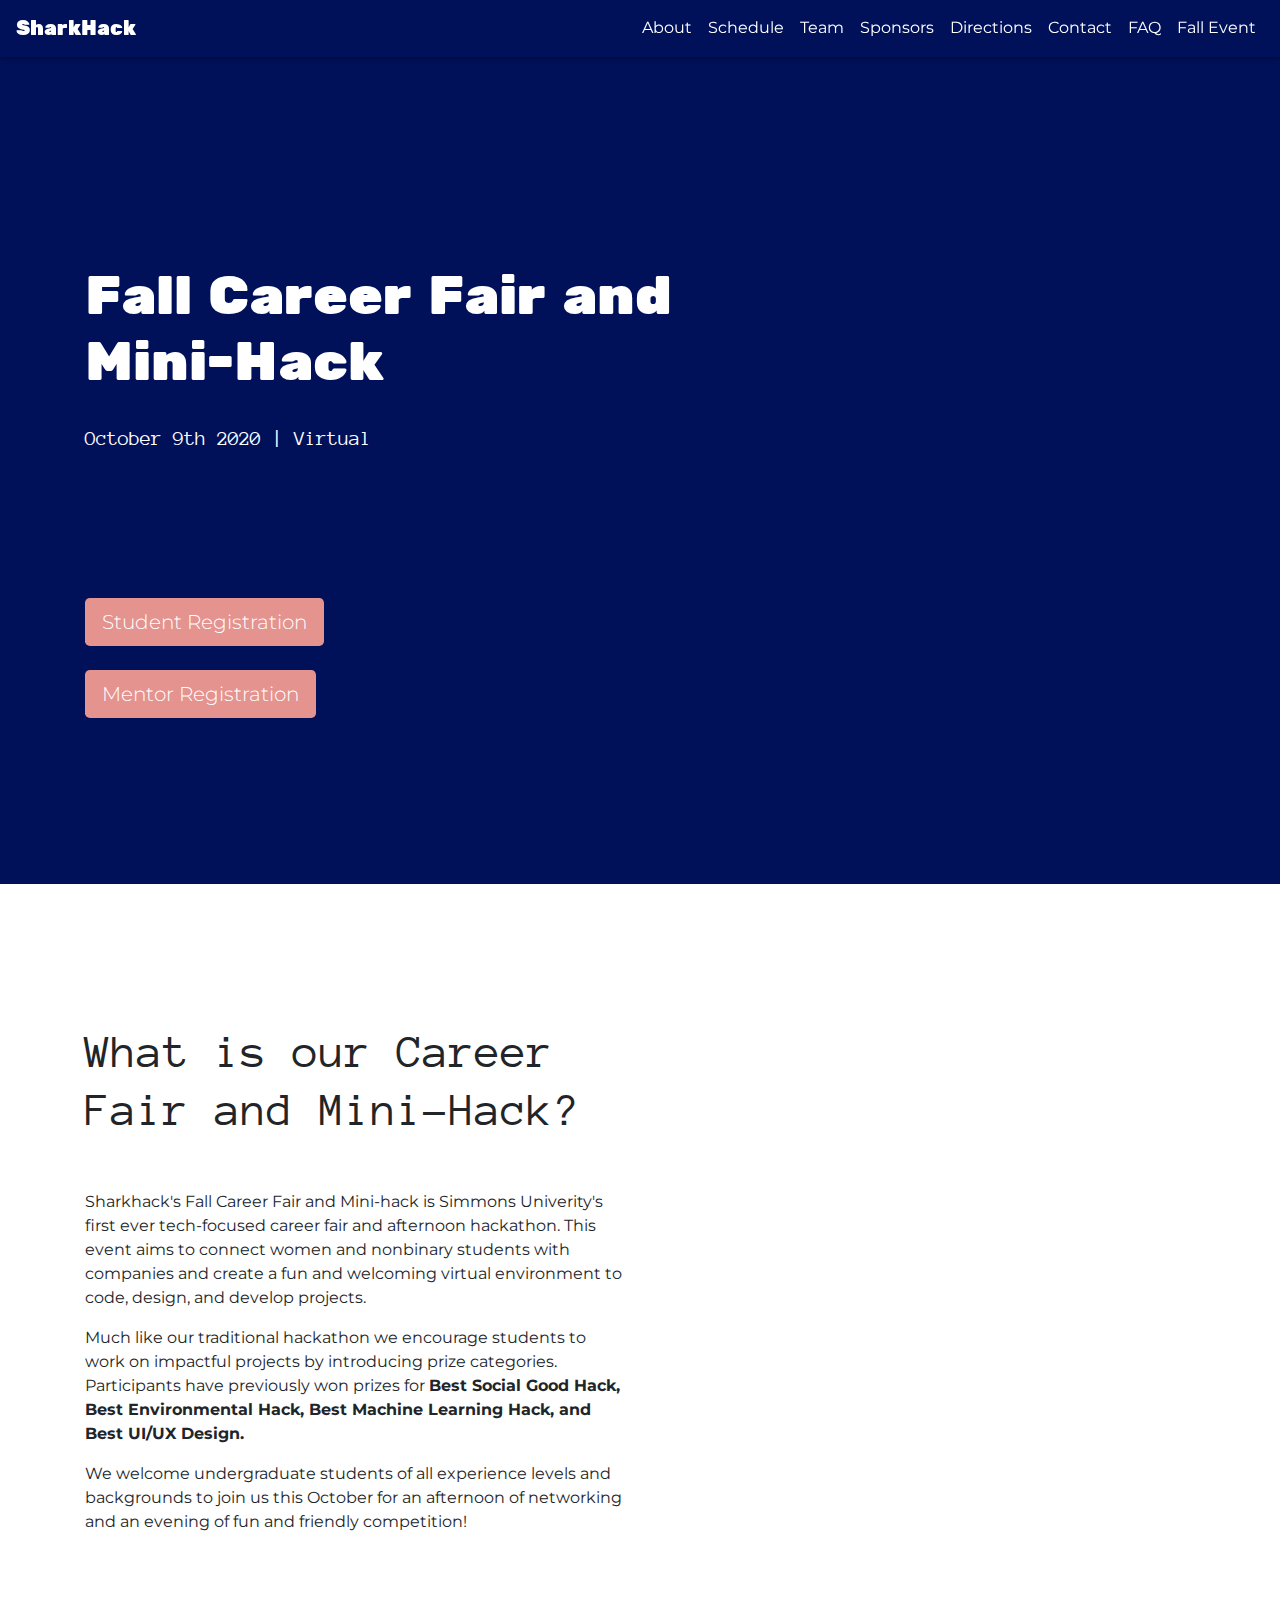
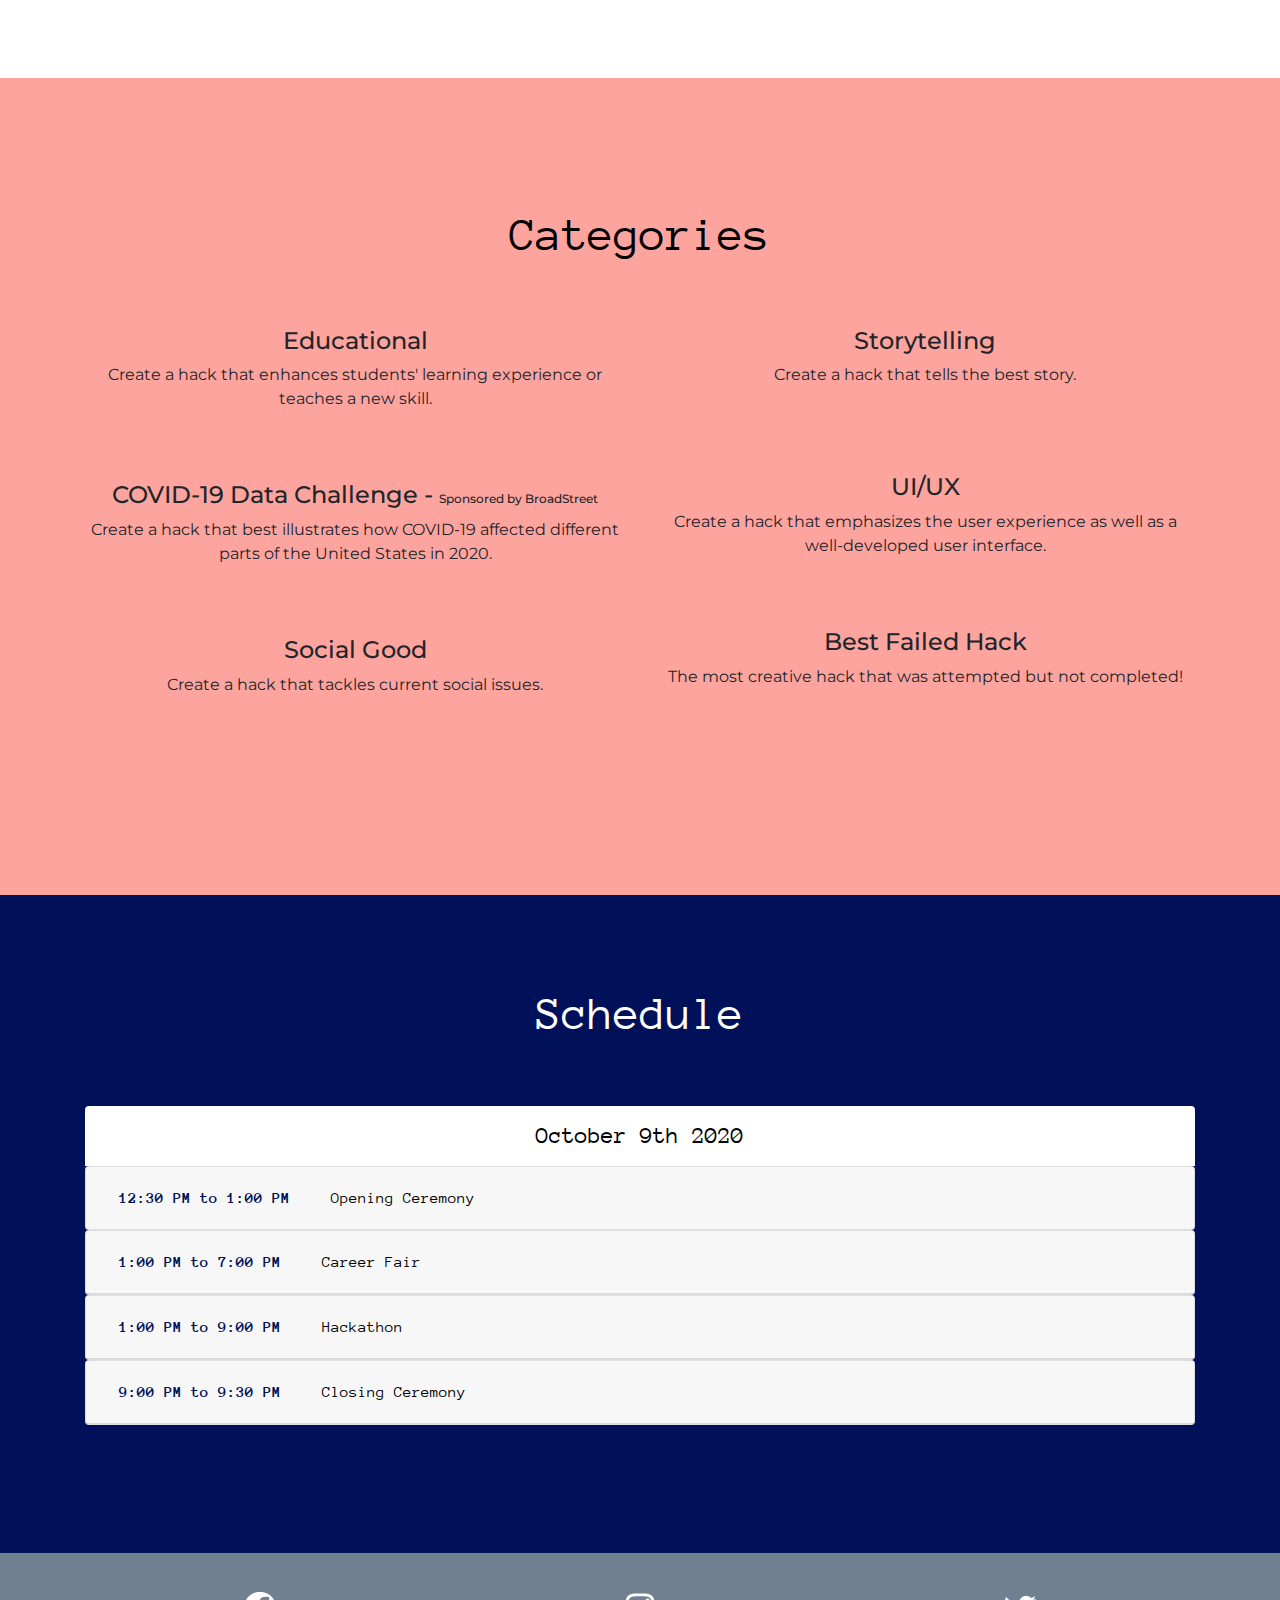
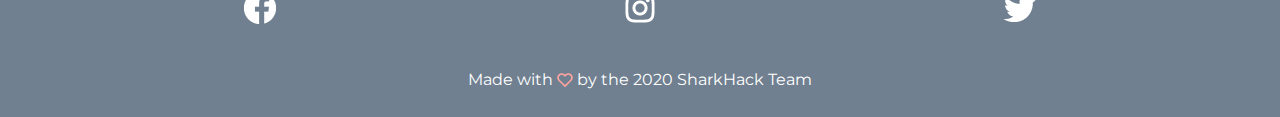
<file: html/fall.html>
<!Doctype html>
<html lang="en">

<head>
  <meta charset="utf-8">
  <meta name="viewport" content="width=device-width, initial-scale=1, shrink-to-fit=no">
  <meta name="description" content="Simmons University's Annual Hackathon: SharkHack 2020">
  <meta name="author" content="Kaya Chou-Kudu & Emily Ritenour">
  <title>SharkHack 2020/2021</title>
  <!-- <link rel="icon" type="image/png" 
    href="images/icons/shark-icon.png,CVPNCType=png,CVPNHost=sharkhack.simmons.edu,CVPNProtocol=https,CVPNOrg=rel,CVPNExtension=.png">
    -->

  <!-- Bootstrap core CSS -->
  <link rel="stylesheet" href="https://stackpath.bootstrapcdn.com/bootstrap/4.4.1/css/bootstrap.min.css"
    integrity="sha384-Vkoo8x4CGsO3+Hhxv8T/Q5PaXtkKtu6ug5TOeNV6gBiFeWPGFN9MuhOf23Q9Ifjh" crossorigin="anonymous">

  <!-- Favicons 
  <link rel="apple-touch-icon" href="/docs/4.4/assets/img/favicons/apple-touch-icon.png" sizes="180x180">
  <link rel="icon" href="/docs/4.4/assets/img/favicons/favicon-32x32.png" sizes="32x32" type="image/png">
  <link rel="icon" href="/docs/4.4/assets/img/favicons/favicon-16x16.png" sizes="16x16" type="image/png">
  <link rel="manifest" href="/docs/4.4/assets/img/favicons/manifest.json">
  <link rel="mask-icon" href="/docs/4.4/assets/img/favicons/safari-pinned-tab.svg" color="#563d7c">
  <link rel="icon" href="/docs/4.4/assets/img/favicons/favicon.ico">
  <meta name="msapplication-config" content="/docs/4.4/assets/img/favicons/browserconfig.xml">
  <meta name="theme-color" content="#563d7c">
  -->

  <!--Fonts-->
  <link href="https://fonts.googleapis.com/css?family=Rubik:400,300&display=swap" rel="stylesheet">
  <link href="https://fonts.googleapis.com/css?family=Anonymous+Pro:400,700&display=swap" rel="stylesheet">
  <link href="https://fonts.googleapis.com/css?family=Montserrat:300,400&display=swap" rel="stylesheet">


  <!-- Main Stylesheet -->
  <link href="css/newstyles.css" rel="stylesheet">
</head>

<body>
  <header>

    <!-- NAV SECTION -->


    <nav class="navbar navbar-expand-md navbar-dark fixed-top">
      <a class="navbar-brand" href="index.html">SharkHack</a>
      <button class="navbar-toggler" type="button" data-toggle="collapse" data-target="#navbarsExampleDefault"
        aria-controls="navbarsExampleDefault" aria-expanded="false" aria-label="Toggle navigation">
        <span class="navbar-toggler-icon"></span>
      </button>
      <div class="collapse navbar-collapse" id="/sharkhack-2020/navbarsExampleDefault">
        <ul class="navbar-nav ml-auto">
          <li class="nav-item">
            <a class="nav-link white-text" href="index.html#about">About</a>
          </li>
          <li class="nav-item">
            <a class="nav-link white-text" href="index.html#schedule">Schedule</a>
          </li>
          <li class="nav-item">
            <a class="nav-link white-text" href="index.html#team">Team</a>
          </li>
          <li class="nav-item">
            <a class="nav-link white-text" href="index.html#sponsors">Sponsors</a>
          </li>
          <li class="nav-item">
            <a class="nav-link white-text" href="index.html#directions">Directions</a>
          </li>
          <li class="nav-item">
            <a class="nav-link white-text" href="index.html#contact">Contact</a>
          </li>
          <li class="nav-item">
            <a class="nav-link white-text" href="index.html#faq">FAQ</a>
          </li>
          <li class="nav-item">
            <a class="nav-link white-text" href="#">Fall Event</a>
          </li>
        </ul>
      </div>
    </nav>



    <!-- HOMEPAGE SECTION -->


    <div class="homepage">
      <div class="container">
        <!-- Stack the columns on mobile by making one full-width and the other half-width -->
        <div class="row headline">
          <div class="col-md-8">
            <h1 class="headline-title">Fall Career Fair and Mini-Hack</h1>
            <h2 class="headline-subtitle">October 9th 2020 | Virtual</h2>
            <h3 class="headline-text"></h3>



            <a href="https://forms.gle/No5hjcQfQHNUh7g96" class="btn btn-lg active register-btn" role="button" aria-pressed="true">Student Registration</a></br></br>
            <a href="https://forms.gle/Xj1ueyznqvdaAjPv6" class="btn btn-lg active register-btn" role="button" aria-pressed="true">Mentor Registration</a>
          </div>
        </div>
      </div>

  </header>
  <main>



  <!-- ABOUT SECTION -->


  <section class="about" id="about">
      <div class="container">
        <div class="row">
          <div class="col-md-6">

            <h2>What is our Career Fair and Mini-Hack?</h2>

            <p>
              Sharkhack's Fall Career Fair and Mini-hack is Simmons Univerity's first ever tech-focused career fair and afternoon
              hackathon. This event aims to connect women and nonbinary students with companies and create a fun and welcoming
              virtual environment to code, design, and develop projects.
            </p>

            <p>
                Much like our traditional hackathon we encourage students to work on impactful projects by introducing prize categories.
                Participants have previously won prizes for <strong>Best Social Good Hack, Best Environmental Hack, Best
                Machine Learning Hack, and Best UI/UX Design.</strong>
            </p>

            <p>
              We welcome undergraduate students of all experience levels and backgrounds to join us this October for an afternoon of networking and an evening of fun
              and friendly competition!
            </p>

          </div>
        </div>
    </section>



    <!--CATEGORIES SECTION -->


    <section class="categories" id="categories">
        <div class="container text-center">

          <h1 class="categories-heading">Categories</h1>


          <div class="row">
            <div class="col-md-6">

              <h2 class="categories-text">Educational</h2>
              <p class="categories-sub">Create a hack that enhances students' learning experience or teaches a new skill.</p>

              <h2 class="categories-text">COVID-19 Data Challenge - <h7 class="categories-spon">Sponsored by BroadStreet</h7></h2>
              <!-- <h7 class="categories-sub-text">Sponsored by BroadStreet</h7> -->
              <p class="categories-sub">Create a hack that best illustrates how COVID-19 affected different parts of the United States in 2020.</p>
              <p class="categories-text"> </p>

              <h2 class="categories-text">Social Good</h2>
              <p class="categories-sub">Create a hack that tackles current social issues.</p>

            </div>

            <div class="col-md-6">

              <h2 class="categories-text">Storytelling</h2>
              <p class="categories-text">Create a hack that tells the best story.</p>
              <p class="categories-sub"> </p>

              <h2 class="categories-text">UI/UX</h2>
              <p class="categories-sub">Create a hack that emphasizes the user experience as well as a well-developed user interface.</p>

              <h2 class="categories-text">Best Failed Hack</h2>
              <p class="categories-sub">The most creative hack that was attempted but not completed!</p>

            </div>
          </div>
        </div>
    </section>

        <!-- SCHEDULE SECTION -->


    <section class="schedulef" id="schedulef">
      <div class="container">

        <h1 class="schedulef-heading text-center">Schedule</h1>

        <nav>
          <div class="nav nav-tabs" id="nav-tab" role="tablist">
            <a class="nav-item nav-link active" id="nav-dayone-tab" data-toggle="tab" href="#nav-dayone" role="tab"
              aria-controls="nav-dayone" aria-selected="true">
              <h2 class="text-center">October 9th 2020</h2>
            </a>
            <!-- <a class="nav-item nav-link" id="nav-daytwo-tab" data-toggle="tab" href="#nav-daytwo" role="tab"
              aria-controls="nav-daytwo" aria-selected="false">
              <h1>Day Two</h1>
              <h2>October 17th 2020</h2>
            </a>
          </div> -->
        </nav>

        <div class="tab-content" id="nav-tabContent">
          <div class="tab-pane fade show active" id="nav-dayone" role="tabpanel" aria-labelledby="nav-dayone-tab">

            <div class="accordion" id="accordionExample">
              <!-- card one starts -->
              <div class="card">
                <div class="card-header panel-heading" id="headingOne" data-toggle="collapse" data-target="#collapseOne"
                  aria-expanded="false" aria-controls="collapseOne">
                  <h2 class="mb-0">
                    <button class="btn collapsed text-left" type="button">
                      <span class="time">12:30 PM to 1:00 PM </span><span class="eventname">Opening Ceremony</span>
                    </button>
                  </h2>
                </div>

                <!--
                <div id="collapseOne" class="collapse" aria-labelledby="headingOne" data-parent="#accordionExample">
                  <div class="card-body">
                    Anim pariatur cliche reprehenderit, enim eiusmod high life accusamus terry richardson ad squid. 3
                    wolf moon officia aute, non cupidatat skateboard dolor brunch. Food truck quinoa nesciunt laborum
                    eiusmod. Brunch 3 wolf moon tempor, sunt aliqua put a bird on it squid single-origin coffee nulla
                    assumenda shoreditch et. Nihil anim keffiyeh helvetica, craft beer labore wes anderson cred nesciunt
                    sapiente ea proident. Ad vegan excepteur butcher vice lomo. Leggings occaecat craft beer
                    farm-to-table, raw denim aesthetic synth nesciunt you probably haven't heard of them accusamus
                    labore sustainable VHS.
                  </div>
                  -->
                </div>
              </div>
              <!-- card one ends -->
              <div class="card">
                <div class="card-header panel-heading" id="headingTwo" data-toggle="collapse" data-target="#collapseTwo"
                  aria-expanded="false" aria-controls="collapseTwo">
                  <h2 class="mb-0">
                    <button class="btn collapsed text-left" type="button">
                      <span class="time">1:00 PM to 7:00 PM </span><span class="eventname">Career Fair</span>
                    </button>
                  </h2>
                </div>
                <!--
                <div id="collapseTwo" class="collapse" aria-labelledby="headingTwo" data-parent="#accordionExample">
                  <div class="card-body">
                    Anim pariatur cliche reprehenderit, enim eiusmod high life accusamus terry richardson ad squid. 3
                    wolf moon officia aute, non cupidatat skateboard dolor brunch. Food truck quinoa nesciunt laborum
                    eiusmod. Brunch 3 wolf moon tempor, sunt aliqua put a bird on it squid single-origin coffee nulla
                    assumenda shoreditch et. Nihil anim keffiyeh helvetica, craft beer labore wes anderson cred nesciunt
                    sapiente ea proident. Ad vegan excepteur butcher vice lomo. Leggings occaecat craft beer
                    farm-to-table, raw denim aesthetic synth nesciunt you probably haven't heard of them accusamus
                    labore sustainable VHS.
                  </div>
                </div>
                -->
              </div>

              <div class="card">
                <div class="card-header panel-heading" id="headingThree" data-toggle="collapse"
                  data-target="#collapseThree" aria-expanded="false" aria-controls="collapseThree">
                  <h2 class="mb-0">
                    <button class="btn collapsed text-left" type="button">
                      <span class="time">1:00 PM to 9:00 PM </span><span class="eventname">Hackathon</span>
                    </button>
                  </h2>
                </div>
                <!--
                <div id="collapseThree" class="collapse" aria-labelledby="headingThree" data-parent="#accordionExample">
                  <div class="card-body">
                    Anim pariatur cliche reprehenderit, enim eiusmod high life accusamus terry richardson ad squid. 3
                    wolf moon officia aute, non cupidatat skateboard dolor brunch. Food truck quinoa nesciunt laborum
                    eiusmod. Brunch 3 wolf moon tempor, sunt aliqua put a bird on it squid single-origin coffee nulla
                    assumenda shoreditch et. Nihil anim keffiyeh helvetica, craft beer labore wes anderson cred nesciunt
                    sapiente ea proident. Ad vegan excepteur butcher vice lomo. Leggings occaecat craft beer
                    farm-to-table, raw denim aesthetic synth nesciunt you probably haven't heard of them accusamus
                    labore sustainable VHS.
                  </div>
                </div>
                -->
              </div>

              <div class="card">
                <div class="card-header panel-heading" id="headingFour" data-toggle="collapse"
                  data-target="#collapseFour" aria-expanded="false" aria-controls="collapseFour">
                  <h2 class="mb-0">
                    <button class="btn collapsed text-left" type="button">
                      <span class="time">9:00 PM to 9:30 PM </span><span class="eventname">Closing Ceremony</span>
                    </button>
                  </h2>
                </div>
                <!--
                <div id="collapseFour" class="collapse" aria-labelledby="headingFour" data-parent="#accordionExample">
                  <div class="card-body">
                    Anim pariatur cliche reprehenderit, enim eiusmod high life accusamus terry richardson ad squid. 3
                    wolf moon officia aute, non cupidatat skateboard dolor brunch. Food truck quinoa nesciunt laborum
                    eiusmod. Brunch 3 wolf moon tempor, sunt aliqua put a bird on it squid single-origin coffee nulla
                    assumenda shoreditch et. Nihil anim keffiyeh helvetica, craft beer labore wes anderson cred nesciunt
                    sapiente ea proident. Ad vegan excepteur butcher vice lomo. Leggings occaecat craft beer
                    farm-to-table, raw denim aesthetic synth nesciunt you probably haven't heard of them accusamus
                    labore sustainable VHS.
                  </div>
                </div>
                -->
              </div>
            </div>

          <!-- </div>
          <div class="tab-pane fade" id="nav-daytwo" role="tabpanel" aria-labelledby="nav-daytwo-tab">

            <div class="accordion" id="accordionExample">
              <div class="card">
                <div class="card-header panel-heading" id="headingOne" data-toggle="collapse" data-target="#collapseOne"
                  aria-expanded="false" aria-controls="collapseOne">
                  <h2 class="mb-0">
                    <button class="btn collapsed text-left" type="button">
                      <span class="time">8:00 - 8:30AM</span><span class="eventname">Breakfast</span>
                    </button>
                  </h2>
                </div>

                <div id="collapseOne" class="collapse" aria-labelledby="headingOne" data-parent="#accordionExample">
                  <div class="card-body">
                    Anim pariatur cliche reprehenderit, enim eiusmod high life accusamus terry richardson ad squid. 3
                    wolf moon officia aute, non cupidatat skateboard dolor brunch. Food truck quinoa nesciunt laborum
                    eiusmod. Brunch 3 wolf moon tempor, sunt aliqua put a bird on it squid single-origin coffee nulla
                    assumenda shoreditch et. Nihil anim keffiyeh helvetica, craft beer labore wes anderson cred nesciunt
                    sapiente ea proident. Ad vegan excepteur butcher vice lomo. Leggings occaecat craft beer
                    farm-to-table, raw denim aesthetic synth nesciunt you probably haven't heard of them accusamus
                    labore sustainable VHS.
                  </div>
                </div>
              </div>

              <div class="card">
                <div class="card-header panel-heading" id="headingTwo" data-toggle="collapse" data-target="#collapseTwo"
                  aria-expanded="false" aria-controls="collapseTwo">
                  <h2 class="mb-0">
                    <button class="btn collapsed text-left" type="button">
                      <span class="time">8:30 - 9:30AM</span><span class="eventname">THE ART OF CAREER NAVIGATION</span>
                    </button>
                  </h2>
                </div>
                <div id="collapseTwo" class="collapse" aria-labelledby="headingTwo" data-parent="#accordionExample">
                  <div class="card-body">
                    Anim pariatur cliche reprehenderit, enim eiusmod high life accusamus terry richardson ad squid. 3
                    wolf moon officia aute, non cupidatat skateboard dolor brunch. Food truck quinoa nesciunt laborum
                    eiusmod. Brunch 3 wolf moon tempor, sunt aliqua put a bird on it squid single-origin coffee nulla
                    assumenda shoreditch et. Nihil anim keffiyeh helvetica, craft beer labore wes anderson cred nesciunt
                    sapiente ea proident. Ad vegan excepteur butcher vice lomo. Leggings occaecat craft beer
                    farm-to-table, raw denim aesthetic synth nesciunt you probably haven't heard of them accusamus
                    labore sustainable VHS.
                  </div>
                </div>
              </div>

              <div class="card">
                <div class="card-header panel-heading" id="headingThree" data-toggle="collapse"
                  data-target="#collapseThree" aria-expanded="false" aria-controls="collapseThree">
                  <h2 class="mb-0">
                    <button class="btn collapsed text-left" type="button">
                      <span class="time">9:30 - 10:30AM</span><span class="eventname">I GOT THE JOB! TECHNICAL
                        WORKSHOP</span>
                    </button>
                  </h2>
                </div>
                <div id="collapseThree" class="collapse" aria-labelledby="headingThree" data-parent="#accordionExample">
                  <div class="card-body">
                    Anim pariatur cliche reprehenderit, enim eiusmod high life accusamus terry richardson ad squid. 3
                    wolf moon officia aute, non cupidatat skateboard dolor brunch. Food truck quinoa nesciunt laborum
                    eiusmod. Brunch 3 wolf moon tempor, sunt aliqua put a bird on it squid single-origin coffee nulla
                    assumenda shoreditch et. Nihil anim keffiyeh helvetica, craft beer labore wes anderson cred nesciunt
                    sapiente ea proident. Ad vegan excepteur butcher vice lomo. Leggings occaecat craft beer
                    farm-to-table, raw denim aesthetic synth nesciunt you probably haven't heard of them accusamus
                    labore sustainable VHS.
                  </div>
                </div>
              </div>
            </div>

          </div> -->
        </div>

        <!--
        <div class="text-center">
          <a href="#" class="btn btn-lg active full-schedulef-btn" role="button" aria-pressed="true">Download 2020
            Schedule</a>
        </div>
        -->
      </div>
    </section>


    </main>


    <footer>
    <div class="container social text-center">
      <div class="row">
        <div class="col-sm">
          <a href="https://www.facebook.com/simmonssharkhack/?ref=br_rs" target="_blank">
            <img src="images/facebook_white.png" alt="Facebook" class="zoom"></a>
        </div>
        <div class="col-sm">
          <a href="https://www.instagram.com/su_sharkhack/" target="_blank">
            <img src="images/instagram_white.png" alt="Instagram" class="zoom"></a>
        </div>
        <div class="col-sm">
          <a href="https://twitter.com/su_sharkhack" target="_blank">
            <img src="images/twitter_white.png" alt="Twitter" class="zoom"></a>
        </div>
      </div>

      <div class="made-by">Made with <img src="images/heart_pink.svg" alt="heart"></a> by the 2020 SharkHack Team</div>
    </div>
  </footer>


  <script src="https://code.jquery.com/jquery-3.4.1.slim.min.js"
    integrity="sha384-J6qa4849blE2+poT4WnyKhv5vZF5SrPo0iEjwBvKU7imGFAV0wwj1yYfoRSJoZ+n" crossorigin="anonymous">
  </script>
  <script src="https://cdn.jsdelivr.net/npm/popper.js@1.16.0/dist/umd/popper.min.js"
    integrity="sha384-Q6E9RHvbIyZFJoft+2mJbHaEWldlvI9IOYy5n3zV9zzTtmI3UksdQRVvoxMfooAo" crossorigin="anonymous">
  </script>
  <script src="https://stackpath.bootstrapcdn.com/bootstrap/4.4.1/js/bootstrap.min.js"
    integrity="sha384-wfSDF2E50Y2D1uUdj0O3uMBJnjuUD4Ih7YwaYd1iqfktj0Uod8GCExl3Og8ifwB6" crossorigin="anonymous">
  </script>
  <script src="js/script.js"></script>

  </body>

</html>
</file>
<file: html/css/newstyles.css>
@import url(https://fonts.googleapis.com/css?family=Rubik+One);



body {
    padding-top: 5rem;
    font-family: 'Montserrat', sans-serif;
  }

h2 {
    font-family: 'Anonymous Pro', monospace;
}

.starter-template {
padding: 3rem 1.5rem;
text-align: center;
}

/* Navigation - Style */

.navbar {
    background-color: #00115A;
    font-family: 'Montserrat', sans-serif;
    box-shadow: 0px .5px 5px .1px rgba(1, 7, 48, 0.922);
}

.navbar-brand {
    font-family: 'Rubik One', sans-serif;
}

.navbar-nav a {
    padding-bottom: -5px;
}

.navbar-nav .nav-link {
    border-bottom: 1px solid transparent;
}

.navbar-nav .nav-link:hover {
    border-bottom: 1px solid white;
}

/* responsive nav bar color */

nav.scroll {
    background-color: white;
    color: black;
  }


/* HomePage - Style */

.homepage {
    background-color: #00115A;
    margin-top: -3%;
}

.headline {
    padding-top: 20%;
    padding-bottom: 15%;
    color: white;
}

.headline-title {
    font-family: 'Rubik One', sans-serif;
    font-size: 55px;
}

.headline-subtitle {
    font-family: 'Anonymous Pro', monospace;
    font-size: 1.3em;
    font-weight: 300;
    padding-top: 3%;
}


.headline-text {
    font-family: 'Anonymous Pro', monospace;
    font-size: 1.2em;
    font-weight: 400;
    padding-top: 3%;
    padding-bottom: 15%;
} 

.register-btn {
    background-color: #e4938f;
    color: white;
    font-family: 'Montserrat', sans-serif;
    font-weight: 300;
    
}

.register-btn:hover {
    background-color: rgb(90, 120, 255);
    color: black;
    font-family: 'Montserrat', sans-serif;
    font-weight: 300;    
}

/*
Uncomment when website is done 
(maybe? is it ugly?)

.register-btn:visited {
    background-color: #724947;
    color: grey;
}
*/

.headline-foot{
    font-family: 'Anonymous Pro', monospace;
    padding-top: 3%;
    font-weight: 300;
}


/* About - Style */

.about {
    padding-top: 10%;
    padding-bottom: 10%;
}
 
.about h2 {
    padding-top: 2%;
    padding-bottom: 8%;
    font-size: 3em;
}

.about img {
    margin-bottom: 3%;
    border: 5px solid #e4938f;
}




/*Categories - Stlye*/

.categories {
    padding-top: 10%;
    padding-bottom: 10%;
    background-color: #FEA49F;
}

.categories-heading {
    font-family: 'Anonymous Pro', monospace;
    padding-bottom: 5%;
    font-size: 3em;
    color: black;
}

.categories-text {
    font-family: 'Montserrat', sans-serif;
}

.categories-spon {
    font-family: 'Montserrat', sans-serif;
    font-size: 0.5em;
}

.categories-sub {
    font-family: 'Montserrat', sans-serif;
    padding-bottom: 10%;
}

/* Schedule - Style */

.schedulef {
    padding-top: 7%;
    padding-bottom: 10%;
    background-color: #00115A;
}

.schedulef-heading {
    font-family: 'Anonymous Pro', monospace;
    padding-bottom: 5%;
    font-size: 3em;
    color: white;
}

.schedulef .heading-body{
    font-family: 'Montserrat', sans-serif;
    padding-bottom: 5%;
    font-size: 2em;
    color: black;
}

.schedulef .time {
    color: #00115A;    
    font-family: 'Anonymous Pro', monospace;
    font-weight: 700;
}

.schedulef .eventname {
    color: black;
    font-weight: 400;
    padding-left: 2em;
}

.full-schedulef-btn {
    background-color: #FEA49F;
    color: white;
    font-family: 'Montserrat', sans-serif;
    font-weight: 300;
    margin-top: 3%;
}


.full-schedulef-btn:hover {
    background-color: rgb(90, 120, 255);
    color: black;
    font-family: 'Montserrat', sans-serif;
    font-weight: 300;
    margin-top: 3%;
}


.schedulef .nav-item {
    width: 100%;
    color: white;
    padding-top: 1em;
}

.schedulef .nav-item h1, h2{
    font-size: 1.5em;
}

.schedulef .nav-item.active {
    background-color: White;
    border: white;
    color: black;
}

.schedulef .nav-item.nav-link:hover {
    background-color: white;
    border: white;
    color: black;
}

.schedulef .btn:focus {
    outline: 0;
    box-shadow: none;
}

.schedulef .btn:hover {
    text-decoration: none;
}

.panel-heading {
    cursor: pointer;
}


/* Schedule - Style */

.schedule {
    padding-top: 7%;
    padding-bottom: 10%;
    background-color: #FEA49F;
}

.schedule-heading {
    font-family: 'Anonymous Pro', monospace;
    padding-bottom: 5%;
    font-size: 3em;
    color: black;
}

.schedule .heading-body{
    font-family: 'Montserrat', sans-serif;
    padding-bottom: 5%;
    font-size: 2em;
    color: black;
}

.schedule .time {
    color: #00115A;    
    font-family: 'Anonymous Pro', monospace;
    font-weight: 700;
}

.schedule .eventname {
    color: black;
    font-weight: 400;
    padding-left: 2em;
}

.full-schedule-btn {
    background-color: #00115A;
    color: white;
    font-family: 'Montserrat', sans-serif;
    font-weight: 300;
    margin-top: 3%;
}


.full-schedule-btn:hover {
    background-color: rgb(90, 120, 255);
    color: black;
    font-family: 'Montserrat', sans-serif;
    font-weight: 300;
    margin-top: 3%;
}


.schedule .nav-item {
    width: 50%;
    color: #00115A;
    padding-top: 1em;
}

.schedule .nav-item h1, h2{
    font-size: 1.5em;
}

.schedule .nav-item.active {
    background-color: #00115A;
    border: #00115A;
    color: white;
}

.schedule .nav-item.nav-link:hover {
    background-color: #00115A;
    border: #00115A;
    color: white;
}

.schedule .btn:focus {
    outline: 0;
    box-shadow: none;
}

.schedule .btn:hover {
    text-decoration: none;
}

.panel-heading {
    cursor: pointer;
}


/* Team - Style */

.team {
    padding-top: 7%;
    padding-bottom: 10%;
    background-color: #00115A;
}

.team-heading {
    font-family: 'Anonymous Pro', monospace;
    padding-bottom: 5%;
    font-size: 3em;
    color: white;
}

.team .card-body {
    font-family: 'Montserrat', sans-serif;
}

.team .card-text {
    font-family: 'Anonymous Pro', monospace;
}

.team .card {
    height: 60%;
    border: none;
    box-shadow: 0 10px 20px rgba(0,0,0,0.19), 0 6px 6px rgba(0,0,0,0.23);
}


/* Sponsors - Style */

.sponsors {
    padding-top: 7%;
    padding-bottom: 10%;
    background-color: white;
}

.sponsors-heading {
    font-family: 'Anonymous Pro', monospace;
    padding-bottom: 5%;
    font-size: 3em;
    color: black;
}

.sponsor-type {
    padding-bottom: 2%;
    color: #00115A;
}

.img-fluid {
    max-width: 100%;
}

/* Directions - Style */


.directions {
    padding-top: 7%;
    padding-bottom: 10%;
    background-color: #FEA49F;
}

.directions-heading {
    font-family: 'Anonymous Pro', monospace;
    padding-bottom: 5%;
    font-size: 3em;
    color: black;
}

.map-responsive{
    overflow:hidden;
    padding-bottom:56.25%;
    position:relative;
    height:0;
}
.map-responsive iframe{
    left:0;
    top:0;
    height:100%;
    width:100%;
    position:absolute;
}


/* Contact - Style */


.contact {
    padding-top: 7%;
    padding-bottom: 10%;
    background-color: #00115A;
    color: white;
}

.contact h2 {
    padding-bottom: 3%;
}

.contact-heading {
    font-family: 'Anonymous Pro', monospace;
    padding-bottom: 5%;
    font-size: 3em;
    color: white;
}

.contact a {
    color: rgb(90, 120, 255);
}

.contact a:hover {
    color: rgb(90, 120, 255);
    text-decoration: underline;
}

/* FAQ - Style */


.faq {
    padding-top: 7%;
    padding-bottom: 10%;
    background-color: white;
}

.faq-heading {
    font-family: 'Anonymous Pro', monospace;
    padding-bottom: 5%;
    font-size: 3em;
    color: black;
}

.faq .btn:focus {
    outline: 0;
    box-shadow: none;
}


/* Footer - Style */


footer {
    padding-top: 3%;
    padding-bottom: 2%;
    background-color: slategray;
}

.social .row img {
    width: 2em;
    margin-bottom: 3%;
}

.made-by {
    padding-top: 3%;
    color: white;
}

.made-by img {
    width: 1em;
}

.zoom {
    transition: transform .5s; /* Animation */
  }
  
  .zoom:hover {
    transform: scale(1.2); /* (150% zoom - Note: if the zoom is too large, it will go outside of the viewport) */
  }





  .white-text {
    color: white !important;
    opacity: 100% !important;
}


.text-left {
    text-align: left;
}

/* animated typewriter text */



#typewriter{
		margin: 0;
		&:after{
			content: "|";
			animation: blink 500ms linear infinite alternate;
		}
}

@-webkit-keyframes blink{
	0%{opacity: 0;}
	100%{opacity: 1;}
}

@-moz-keyframes blink{
	0%{opacity: 0;}
	100%{opacity: 1;}
}

@keyframes blink{
	0%{opacity: 0;}
	100%{opacity: 1;}
}
</file>
